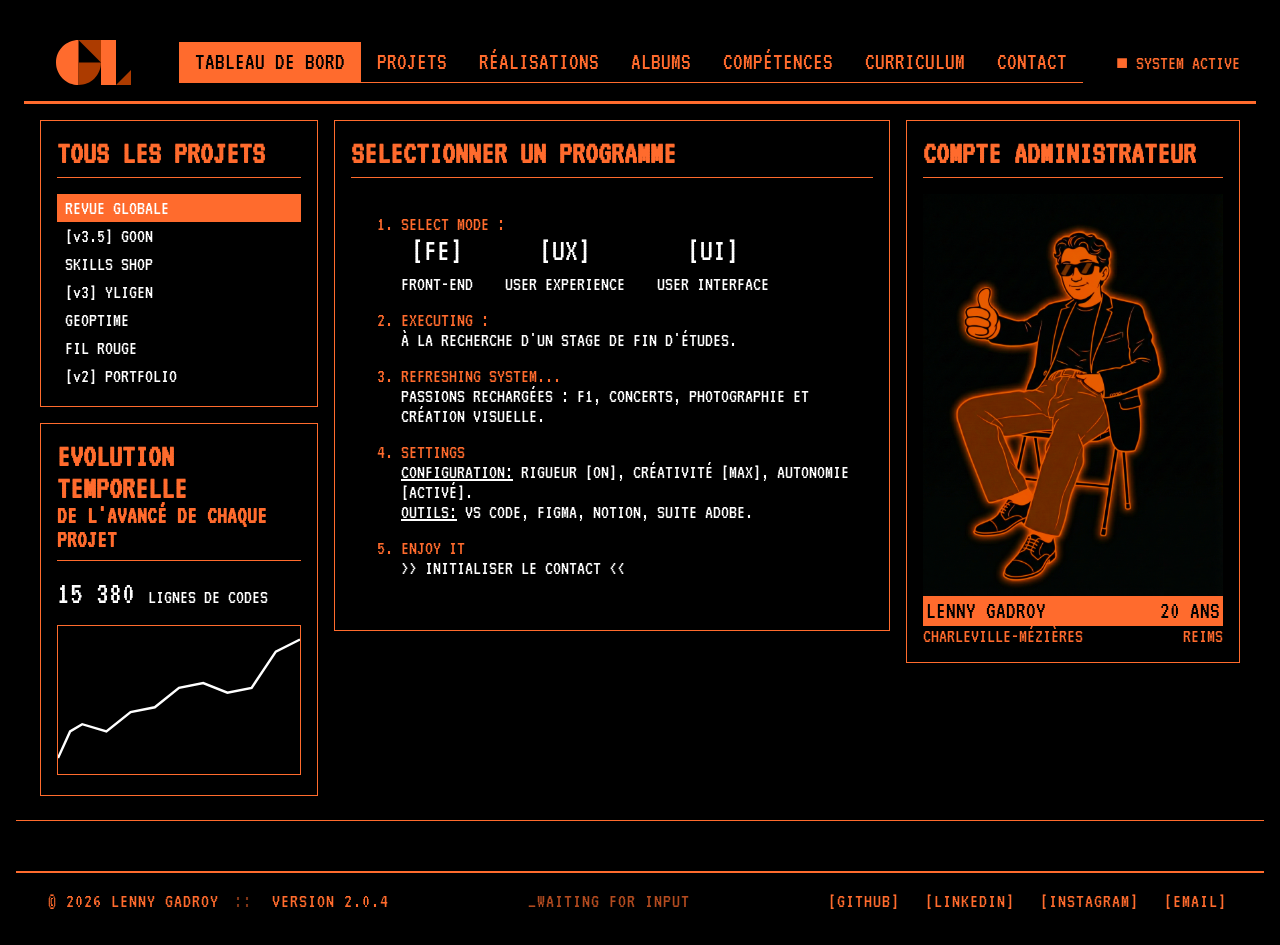
<file: index.html>
<!DOCTYPE html>
<html lang="fr">
<head>
    <meta charset="UTF-8">
    <meta name="viewport" content="width=device-width, initial-scale=1.0">
    <title>Lenny Gadroy - Portfolio</title>
    <link rel="stylesheet" href="assets/style_min.css">
    <link rel="icon" type="image/svg" href="assets/icon.svg">
</head>
<body>
    <div class="tva-container">
        <header class="tva-header">
            <a class="logo" href="index.html"><img src="assets/logo.svg"></img></a>
            <button class="hamburger" aria-label="Menu">
                <span class="bar"></span>
                <span class="bar"></span>
                <span class="bar"></span>
            </button>
            <nav class="tva-nav">
                <ul>
                    <li class="active"><a href="index.html">Tableau de bord</a></li>
                    <li><a href="projects.html">Projets</a></li>
                    <li><a href="reals.html">Réalisations</a></li>
                    <li><a href="albums.html">Albums</a></li>
                    <li><a href="skills.html">Compétences</a></li>
                    <li><a href="cv.html">Curriculum</a></li>
                    <li><a href="contact.html">Contact</a></li>
                </ul>
            </nav>
            <div class="status blink">■ SYSTEM ACTIVE</div>
        </header>
        <main class="main-grid">
            <div class="grid-row">
                <div class="panel" id="select">
                    <div class="panel-title">Tous les Projets</div>
                    <ul class="file-list">
                        <li id="revue" class="active">Revue globale</li>
                        <li id="goon"><span>[v3.5]</span> GOON</li>
                        <li id="skills">Skills Shop</li>
                        <li id="yligen"><span>[v3]</span> YLIGEN</li>
                        <li id="geoptime">GeopTime</li>
                        <li id="filrouge">Fil Rouge</li>
                        <li id="portfolio"><span>[v2]</span> Portfolio</li>
                    </ul>
                </div>
                <div class="panel" id="graph">
                    <div class="panel-title-graph">Evolution temporelle</div>
                    <div class="panel-subtitle">De l'avancé de chaque projet</div>
                    <div class="graph-content">
                        <div class="graph-value">15 380 <span class="unit">lignes de codes</span></div>
                        <svg class="graph-svg" viewBox="0 0 100 50">
                            <polyline fill="none" stroke="#FFF" stroke-width="1" points="0,49 5,38 10,35 20,38 30,30 40,28 50,20 60,18 70,22 80,20 90,5 100,0" />
                        </svg>
                    </div>
                </div>
            </div>
            <div class="panel" id="action-list">
                <div class="panel-title">Selectionner un programme</div>
                <ol class="program-list">
                    <li>Select Mode :
                        <div class="action-icons">
                            <div class="icon-block">
                                <span class="icon">[FE]</span><span>Front-end</span>
                            </div>
                            <div class="icon-block">
                                <span class="icon">[UX]</span><span>User Experience</span>
                            </div>
                            <div class="icon-block">
                                <span class="icon">[UI]</span><span>User Interface</span>
                            </div>
                        </div>
                    </li>
                    <li>Executing :
                        <p>À la recherche d'un stage de fin d'études.</p>
                    </li>
                    <li>Refreshing System...
                        <p>Passions rechargées : F1, Concerts, Photographie et Création visuelle.</p>
                    </li>
                    <li>SETTINGS
                        <p>
                        <u>Configuration:</u> Rigueur [ON], Créativité [MAX], Autonomie [ACTIVÉ].
                            <br><u>Outils:</u>  VS Code, Figma, Notion, Suite Adobe.
                        </p>
                    </li>
                    <li>ENJOY IT
                        <p><a href="contact.html">>> INITIALISER LE CONTACT <<</a></p>
                    </li>
                </ol>
            </div>
            <div class="panel" id="admin"> 
                <div class="panel-title">Compte Administrateur</div>
                <img src="img/fallout.svg" alt="" width="300px" height="auto">
                <div class="left-right inversed">
                    <span>Lenny Gadroy</span>
                    <span>20 ans</span>
                </div>
                <div class="left-right">
                    <span>Charleville-Mézières</span>
                    <span>Reims</span>
                </div>
            </div>
        </main>
    </div>
    <footer class="tva-footer">
        <div class="footer-section left">
            <span>© 2026 LENNY GADROY</span>
            <span class="sep">::</span>
            <a href="/terms.html" target="_blank" class="footer-link">VERSION 2.0.4</a>
        </div>    
        <div class="footer-section center">
            <span class="blink">_WAITING FOR INPUT</span>
        </div>
        <div class="footer-section right">
            <a href="https://github.com/LennyGadroy/" target="_blank" class="footer-link">[GITHUB]</a>
            <a href="https://linkedin.com/in/LennyGadroy" target="_blank" class="footer-link">[LINKEDIN]</a>
            <a href="https://www.instagram.com/lennygdr19/" target="_blank" class="footer-link">[INSTAGRAM]</a>
            <a href="mailto:lennygadroy@gmail.com?subject=Contact via Portfolio" class="footer-link">[EMAIL]</a>
        </div>
    </footer>
    <script src="assets/script_min.js"></script>
</body>
</html>
</file>
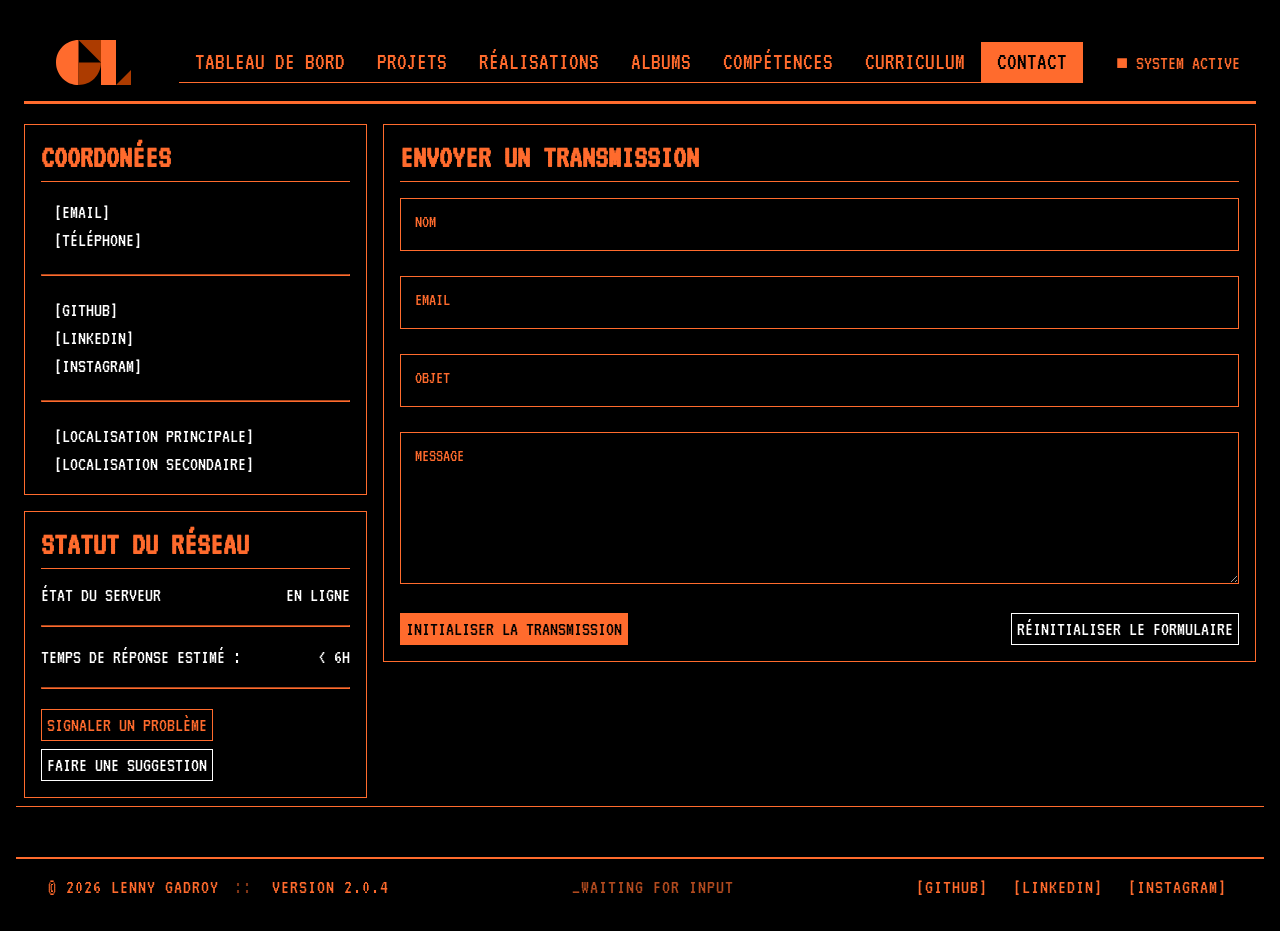
<file: contact.html>
<!DOCTYPE html>
<html lang="fr">
<head>
    <meta charset="UTF-8">
    <meta name="viewport" content="width=device-width, initial-scale=1.0">
    <title>Lenny Gadroy - Contact</title>
    <link rel="stylesheet" href="assets/style_min.css">
    <link rel="icon" type="image/svg" href="assets/icon.svg">
</head>
<body>
    <div class="tva-container">
        <header class="tva-header">
            <a class="logo" href="index.html"><img src="assets/logo.svg"></img></a>
            <button class="hamburger" aria-label="Menu">
                <span class="bar"></span>
                <span class="bar"></span>
                <span class="bar"></span>
            </button>
            <nav class="tva-nav">
                <ul>
                    <li><a href="index.html">Tableau de bord</a></li>
                    <li><a href="projects.html">Projets</a></li>
                    <li><a href="reals.html">Réalisations</a></li>
                    <li><a href="albums.html">Albums</a></li>
                    <li><a href="skills.html">Compétences</a></li>
                    <li><a href="cv.html">Curriculum</a></li>
                    <li class="active"><a href="contact.html">Contact</a></li>
                </ul>
            </nav>
            <div class="status blink">■ SYSTEM ACTIVE</div>
        </header>
        <main class="contact">
            <div class="grid-col">
                <div class="grid-row">
                    <div class="panel">
                        <div class="panel-title">Coordonées</div>
                        <ul class="file-list">
                            <li><a href="mailto:lennygadroy@gmail.com?subject=Contact via Portfolio" class="footer-link">[Email]</a></li>
                            <li><a href="tel:0652514919" class="footer-link">[Téléphone]</a></li>
                            <hr>
                            <li><a href="https://github.com/LennyGadroy/" target="_blank" class="footer-link">[GitHub]</a></li>
                            <li><a href="https://linkedin.com/in/LennyGadroy" target="_blank" class="footer-link">[LinkedIn]</a></li>
                            <li><a href="https://www.instagram.com/lennygdr19/" target="_blank" class="footer-link">[Instagram]</a></li>
                            <hr>
                            <li><a href="https://maps.app.goo.gl/YM9DzGUkwigesQ5cA" target="_blank" class="footer-link">[Localisation Principale]</a></li>
                            <li><a href="https://maps.app.goo.gl/UyHfHwKkrHXFWk8h9" target="_blank" class="footer-link">[Localisation Secondaire]</a></li>
                        </ul>
                    </div>
                    <div class="panel">
                        <div class="panel-title">Statut du réseau</div>
                        <div class="left-right">
                            <span>État du serveur</span>
                            <span class="blink">en ligne</span>
                        </div>
                        <hr>
                        <div class="left-right">
                            <span>Temps de réponse estimé :</span>
                            <span>< 6h</span>
                        </div>
                        <hr>
                        <div class="left-right">
                            <span><button><a href="">Signaler un problème</a></button></span>
                            <span><button><a href="">Faire une suggestion</a></button></span>
                        </div>
                    </div>
                </div>
                <div class="panel" id="contact-form" style="grid-column: 2 / 4;">
                    <div class="panel-title">Envoyer un Transmission</div>
                    <form method="POST" action="https://formspree.io/f/xnnegzdy">
                        <div class="input-group">
                            <input id="nom" type="text" name="nom" class="input" required>
                            <label for="nom" class="label">Nom</label>
                        </div>
                        <div class="input-group">
                            <input id="email" type="text" name="email" class="input" required>
                            <label for="email" class="label">Email</label>
                        </div>
                        <div class="input-group">
                            <input id="objet" type="text" name="objet" class="input" required>
                            <label for="objet" class="label">Objet</label>
                        </div>
                        <div class="input-group">
                            <textarea id="message" name="message" rows="6" class="input" required></textarea>
                            <label for="message" class="label">Message</label>
                        </div>
                        <div class="left-right">
                            <button type="submit">Initialiser la Transmission</button>
                            <button type="reset">Réinitialiser le formulaire</button>
                        </div>
                    </form>
                </div>
            </div>
        </main>
    </div>
    <footer class="tva-footer">
        <div class="footer-section left">
            <span>© 2026 LENNY GADROY</span>
            <span class="sep">::</span>
            <a href="/terms.html" target="_blank" class="footer-link">VERSION 2.0.4</a>
        </div>    
        <div class="footer-section center">
            <span class="blink">_WAITING FOR INPUT</span>
        </div>
        <div class="footer-section right">
            <a href="https://github.com/LennyGadroy/" target="_blank" class="footer-link">[GITHUB]</a>
            <a href="https://linkedin.com/in/LennyGadroy" target="_blank" class="footer-link">[LINKEDIN]</a>
            <a href="https://www.instagram.com/lennygdr19/" target="_blank" class="footer-link">[INSTAGRAM]</a>
        </div>
    </footer>
    <script src="assets/script_min.js"></script>
</body>
</html>
</file>
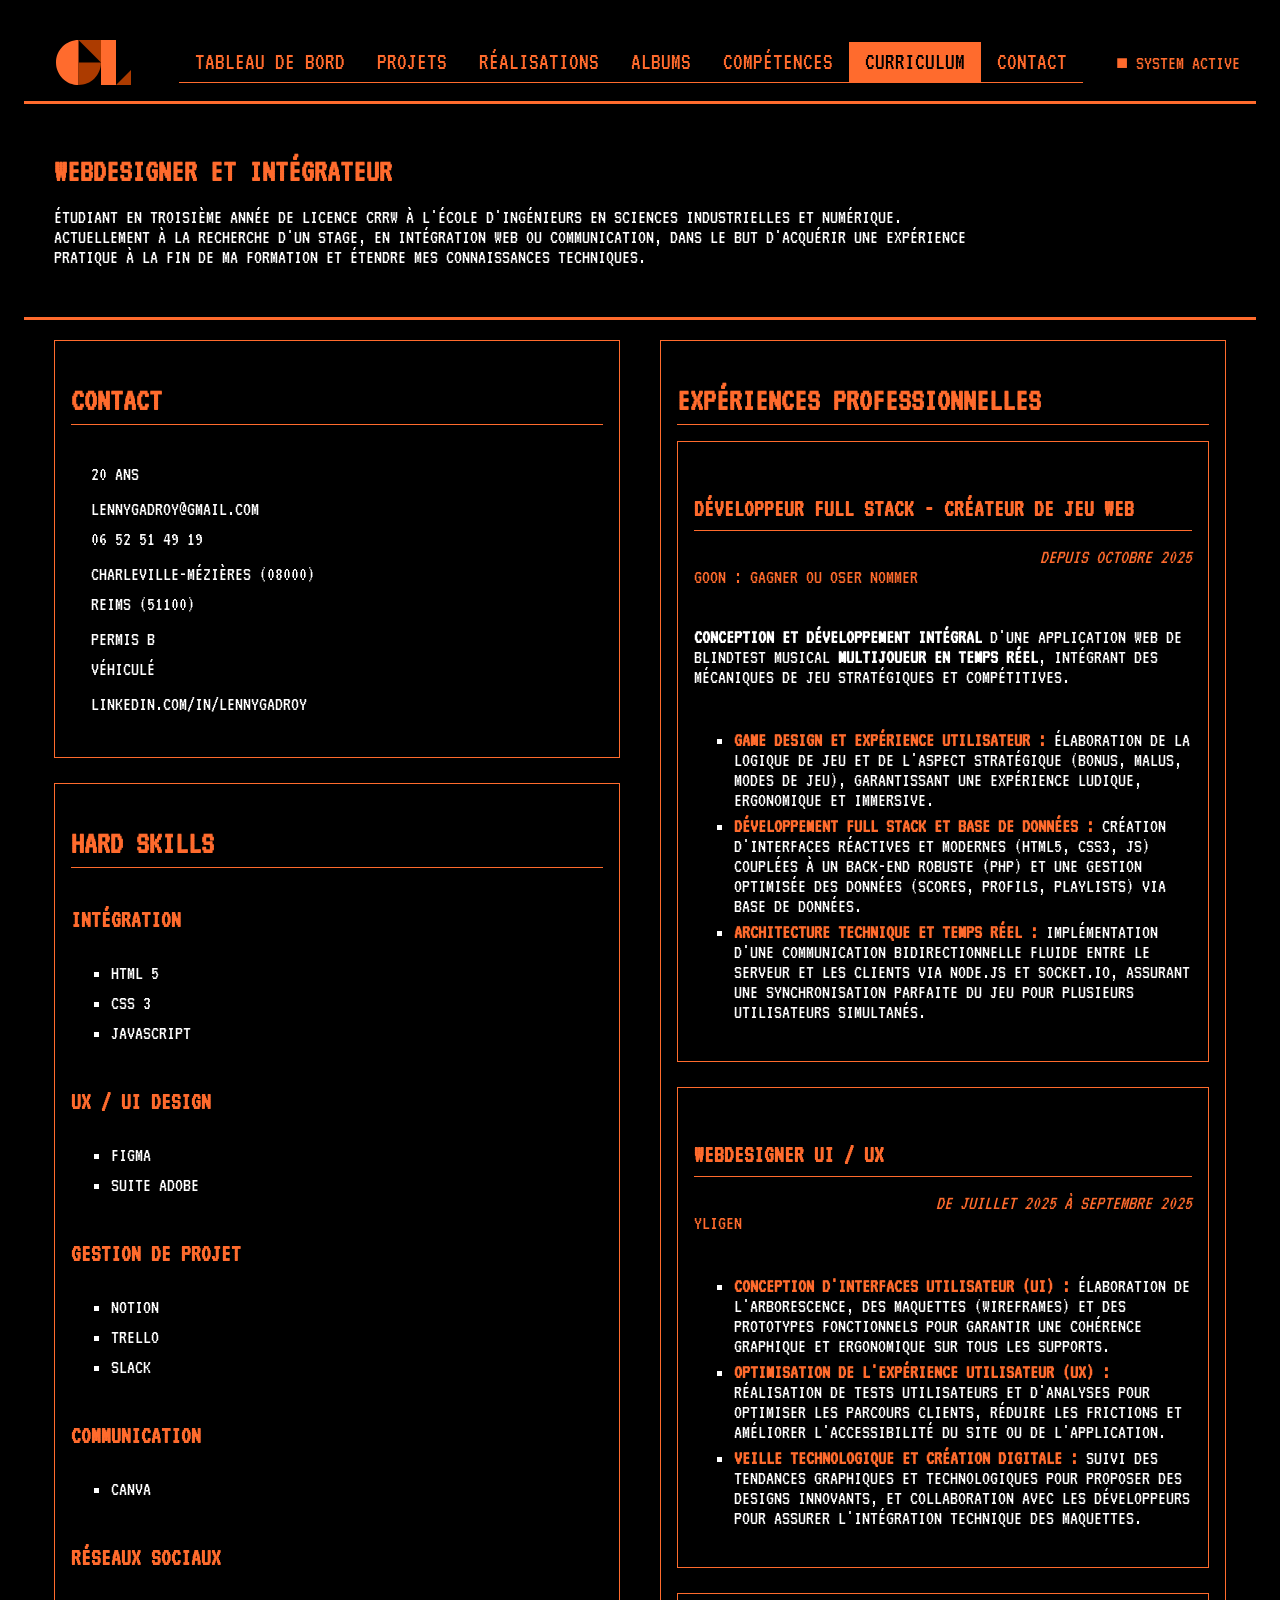
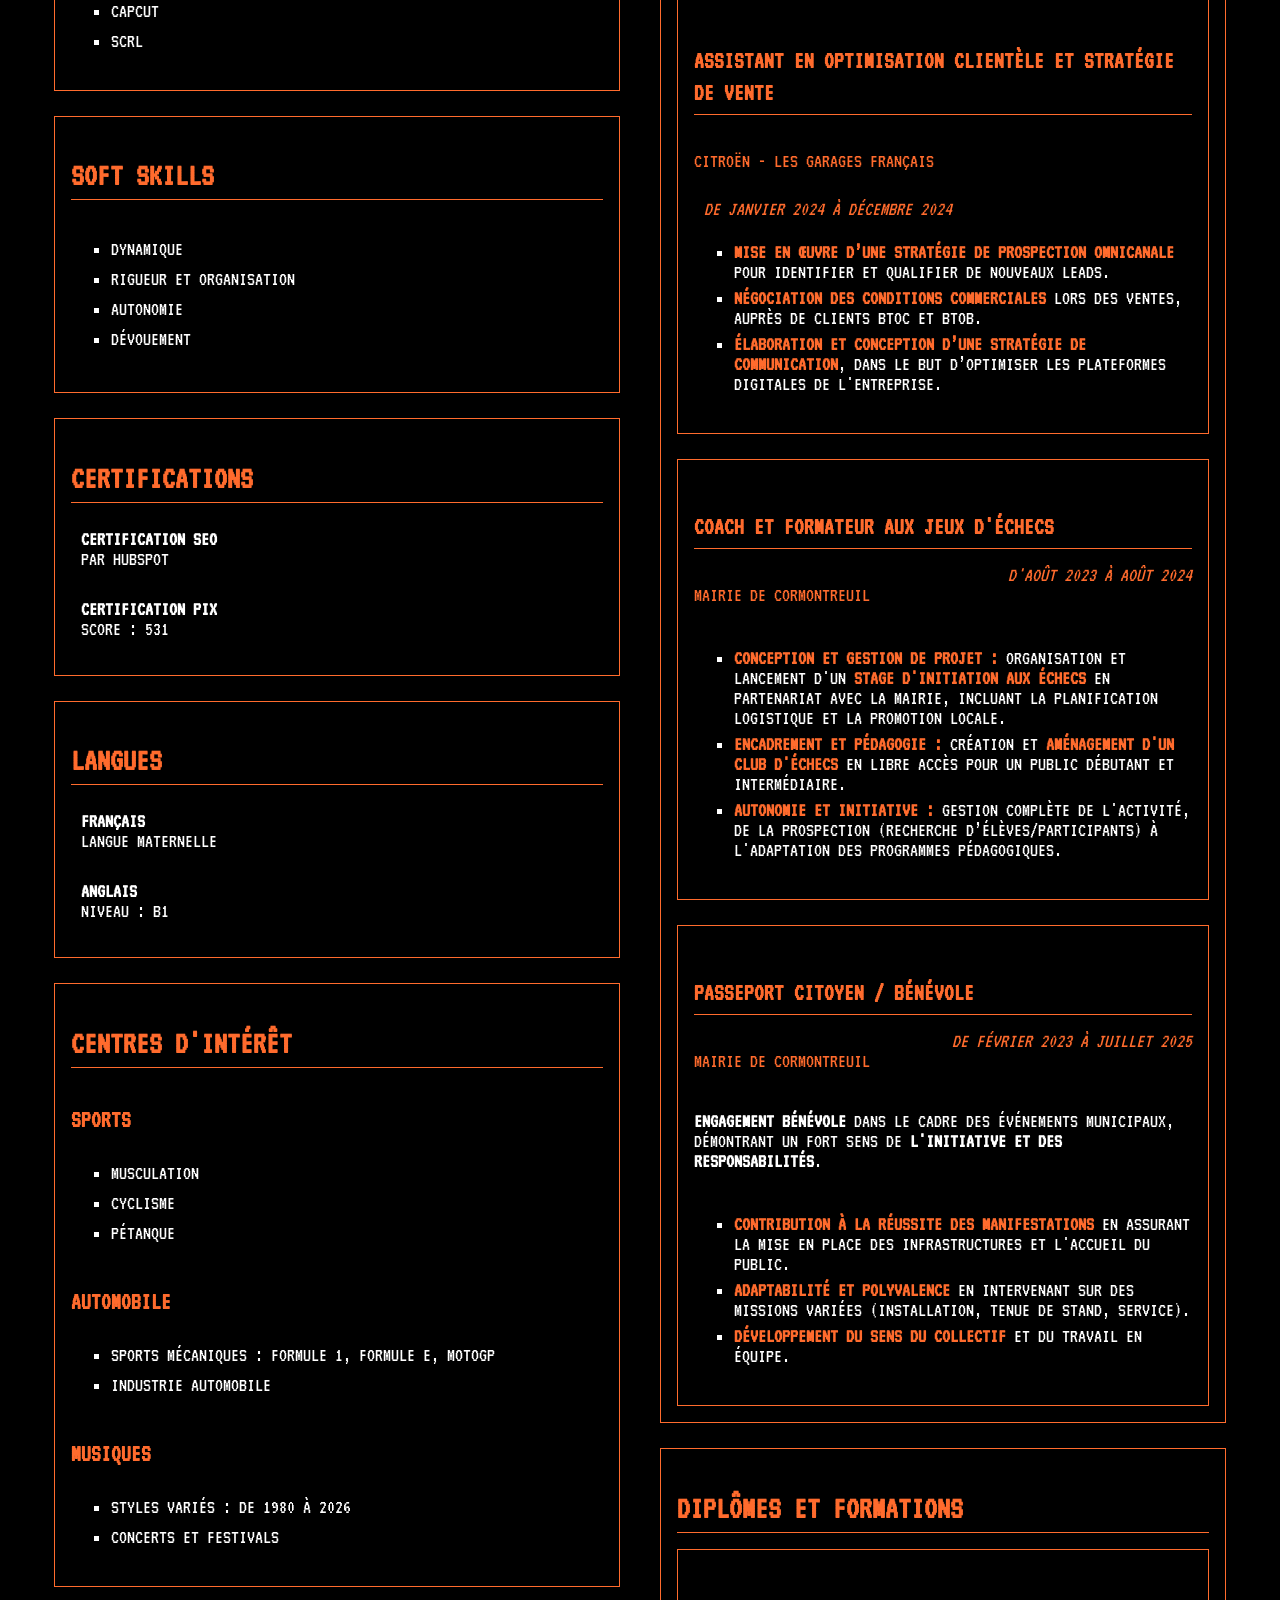
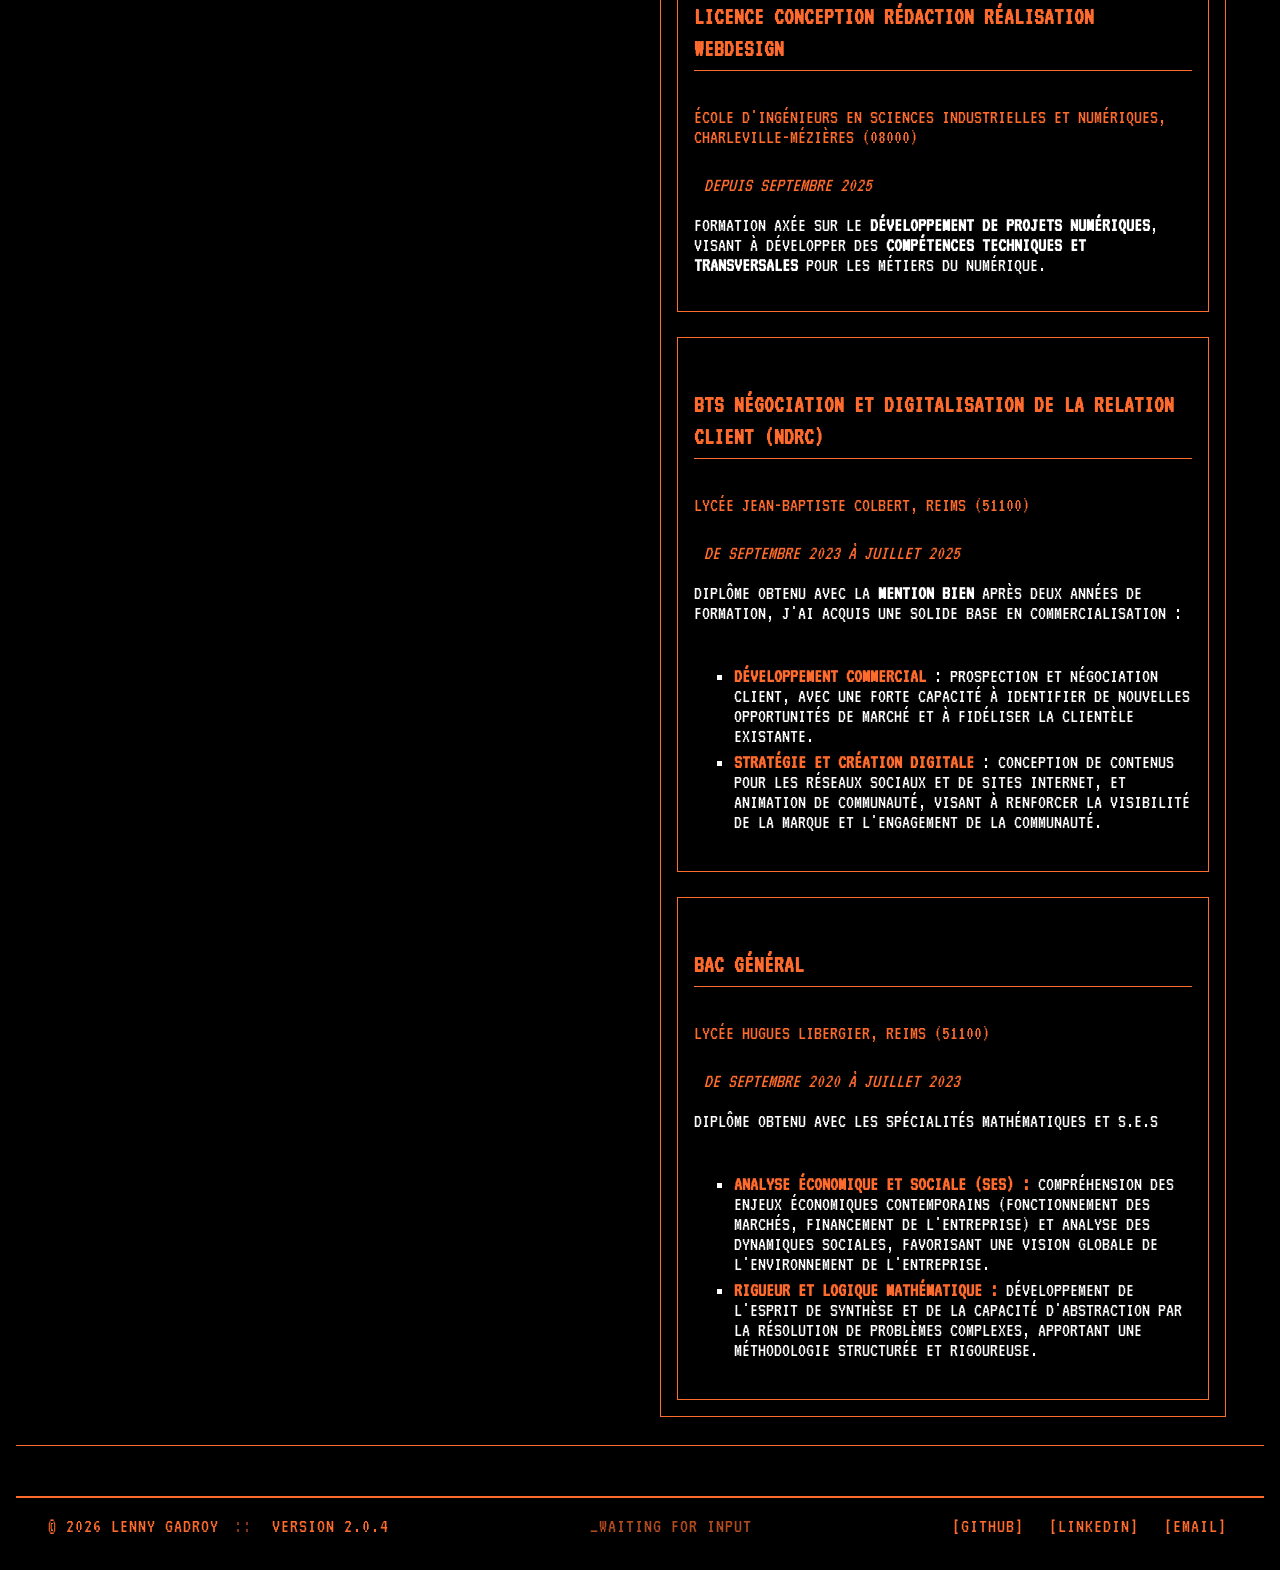
<file: cv.html>
<!DOCTYPE html>
<html lang="fr">
<head>
    <meta charset="UTF-8">
    <meta name="viewport" content="width=device-width, initial-scale=1.0">
    <title>Lenny Gadroy - CV</title>
    <link rel="stylesheet" href="assets/style_min.css">
    <link rel="icon" type="image/svg" href="assets/icon.svg">
</head>
<body>
    <div class="tva-container">
        <header class="tva-header">
            <a class="logo" href="index.html"><img src="assets/logo.svg"></img></a>
            <button class="hamburger" aria-label="Menu">
                <span class="bar"></span>
                <span class="bar"></span>
                <span class="bar"></span>
            </button>
            <nav class="tva-nav">
                <ul>
                    <li><a href="index.html">Tableau de bord</a></li>
                    <li><a href="projects.html">Projets</a></li>
                    <li><a href="reals.html">Réalisations</a></li>
                    <li><a href="albums.html">Albums</a></li>
                    <li><a href="skills.html">Compétences</a></li>
                    <li class="active"><a href="cv.html">Curriculum</a></li>
                    <li><a href="contact.html">Contact</a></li>
                </ul>
            </nav>
            <div class="status blink">■ SYSTEM ACTIVE</div>
        </header>
        <main class="cv">
            <div class="header">
                <div>
                    <h1>WebDesigner et Intégrateur</h1>
                    <p class="pitch">
                        Étudiant en troisième année de Licence CRRW à l'École d'Ingénieurs en Sciences Industrielles et Numérique. 
                        <br>Actuellement à la recherche d'un stage, en intégration web ou communication, dans le but d'acquérir une expérience pratique à la fin de ma formation et étendre mes connaissances techniques.
                    </p>
                </div>
            </div>
            <div class="container">
                <section class="left-part">
                    <div class="panel" id="contact">
                        <h2 class="panel-title">Contact</h2>
                        <ul>
                            <li>20 ans</li>
                            <hr>
                            <li><a href="mailto:lennygadroy@gmail.com?subject=Contact via Portfolio" target="_blank">lennygadroy@gmail.com</a></li>
                            <li>06 52 51 49 19</li>
                            <hr>
                            <li>Charleville-Mézières (08000)</li>
                            <li>Reims (51100)</li>
                            <hr>
                            <li>Permis B</li>
                            <li>Véhiculé</li>
                            <hr>
                            <li><a href="https://linkedin.com/in/LennyGadroy" target="_blank">linkedin.com/in/LennyGadroy</a></li>
                        </ul>
                    </div>
                    <div class="panel" id="hard-skills">
                        <h2 class="panel-title">Hard Skills</h2>
                        <div><p class="panel-subtitle">Intégration</p>
                            <ul>
                                <li>HTML 5</li>
                                <li>CSS 3</li>
                                <li>JavaScript</li>
                            </ul>
                        </div>
                        <div><p class="panel-subtitle">UX / UI Design</p>
                            <ul>
                                <li>Figma</li>
                                <li>Suite Adobe</li>
                            </ul>
                        </div>
                        <div>
                            <p class="panel-subtitle">Gestion de projet</p>
                            <ul>
                                <li>Notion</li>
                                <li>Trello</li>
                                <li>Slack</li>
                            </ul>
                        </div>
                        <div><p class="panel-subtitle">Communication</p>
                            <ul>
                                <li>Canva</li>
                            </ul>
                        </div>
                        <div><p class="panel-subtitle">Réseaux Sociaux</p>
                            <ul>
                                <li>CapCut</li>
                                <li>SCRL</li>
                            </ul>
                        </div>
                    </div>  
                    <div class="panel" id="soft-skills">
                        <h2 class="panel-title">Soft Skills</h2>
                        <ul>
                            <li>Dynamique</li>
                            <li>Rigueur et Organisation</li>
                            <li>Autonomie</li>
                            <li>Dévouement</li>
                        </ul>
                    </div>
                    <div class="panel" id="certifs">
                        <h2 class="panel-title">Certifications</h2>
                        <div class="no-gap">
                            <h3><a href="https://app-eu1.hubspot.com/academy/achievements/9mx1cscc/en/1/lenny-gadroy/seo" target="_blank">Certification SEO</a></h3>
                            <p>par HubSpot</p>
                        </div>
                        <div class="no-gap">
                            <h3>Certification PIX</h3>
                            <p class="score">Score : 531</p>
                        </div>
                    </div>
                    <div class="panel" id="languages">
                        <h2 class="panel-title">Langues</h2>
                        <div class="no-gap">
                            <h3>Français</h3>
                            <p>langue maternelle</p>
                        </div>
                        <div class="no-gap">
                            <h3>Anglais</h3>
                            <p>Niveau : B1</p>
                        </div>
                    </div>
                    <div class="panel" id="interests">
                        <h2 class="panel-title">Centres d'intérêt</h2>
                        <div>
                            <p class="panel-subtitle">Sports</p>
                            <ul>
                                <li>Musculation</li>
                                <li>Cyclisme</li>
                                <li>Pétanque</li>
                            </ul>
                        </div>
                        <div>
                            <p class="panel-subtitle">Automobile</p>
                            <ul>
                                <li>Sports mécaniques : Formule 1, Formule E, MotoGP</li>
                                <li>Industrie automobile</li>
                            </ul>
                        </div>
                        <div>
                            <p class="panel-subtitle">Musiques</p>
                            <ul>
                                <li>Styles variés : de 1980 à 2026</li>
                                <li>Concerts et Festivals</li>
                            </ul>
                        </div>
                    </div>
                </section>
                <section class="right-part">
                    <div class="panel" id="pro">
                        <h2 class="panel-title">Expériences Professionnelles</h2>
                        <div class="panel">
                            <p class="panel-title">
                                <strong class="panel-subtitle">Développeur Full Stack - Créateur de jeu web</strong>
                                <div class="left-right">
                                    <p>GOON : Gagner Ou Oser Nommer</p>
                                    <span class="dates">Depuis octobre 2025</span>
                                </div>
                            </p>
                            <p><b>Conception et développement intégral</b> d'une application web de blindtest musical <b>multijoueur en temps réel</b>, intégrant des mécaniques de jeu stratégiques et compétitives.</p>
                            <ul>
                                <li><b>Game Design et Expérience Utilisateur :</b> Élaboration de la logique de jeu et de l'aspect stratégique (bonus, malus, modes de jeu), garantissant une expérience ludique, ergonomique et immersive.</li>
                                <li><b>​Développement Full Stack et Base de données :</b> Création d'interfaces réactives et modernes (HTML5, CSS3, JS) couplées à un back-end robuste (PHP) et une gestion optimisée des données (scores, profils, playlists) via base de données.</li>
                                <li><b>Architecture technique et temps réel :</b> Implémentation d'une communication bidirectionnelle fluide entre le serveur et les clients via Node.js et Socket.io, assurant une synchronisation parfaite du jeu pour plusieurs utilisateurs simultanés.</li>
                            </ul>
                        </div>
                        <!-- <div class="panel">
                            <p class="panel-title">
                                <strong class="panel-subtitle">Webdesign UI / UX & Intégrateur CMS</strong>
                                <div class="left-right">
                                    <p>Primaire</p>
                                    <span class="dates">De avril 2026 à juin 2026</span>
                                </div>
                            </p>
                            <ul>
                                <li>Développement et configuration d'un CMS WordPress.</li>
                                <li>Création d'illustrations et d'éléments graphiques spécifiques.</li>
                            </ul>
                        </div> -->
                        <!-- <div class="panel">
                            <p class="panel-title">
                                <strong class="panel-subtitle">UI Designer & Animateur 2D</strong>
                                <div class="left-right">
                                    <p>Mü Être</p>
                                    <span class="dates">De mars 2026 à avril 2026</span>
                                </div>
                            </p>
                            <ul>
                                <li>Mise en place d'animations pour l'application mobile.</li>
                                <li>Travaux de refonte sur le site web.</li>
                                <li>Conception d'illustrations et de divers éléments de design.</li>
                                <li>Gestion de la communication digitale et animation des réseaux sociaux.</li>
                            </ul>
                        </div> -->
                        <div class="panel">
                            <p class="panel-title">
                                <strong class="panel-subtitle">Webdesigner UI / UX</strong>
                                <div class="left-right">
                                    <p>Yligen</p>
                                    <span class="dates">De juillet 2025 à septembre 2025</span>
                                </div>
                            </p>
                            <ul>
                                <li><b>Conception d'interfaces utilisateur (UI) :</b> Élaboration de l'arborescence, des maquettes (wireframes) et des prototypes fonctionnels pour garantir une cohérence graphique et ergonomique sur tous les supports.</li>
                                <li><b>Optimisation de l'expérience utilisateur (UX) :</b> Réalisation de tests utilisateurs et d'analyses pour optimiser les parcours clients, réduire les frictions et améliorer l'accessibilité du site ou de l'application.</li>
                                <li><b>Veille technologique et Création Digitale :</b> Suivi des tendances graphiques et technologiques pour proposer des designs innovants, et collaboration avec les développeurs pour assurer l'intégration technique des maquettes.</li>
                            </ul>
                        </div>
                        <div class="panel">
                            <p class="panel-title">
                                <strong class="panel-subtitle">Assistant en Optimisation Clientèle et Stratégie de Vente</strong>
                                <div class="left-right">
                                    <p>Citroën - Les Garages Français</p>
                                    <span class="dates">De janvier 2024 à décembre 2024</span>
                                </div>
                            </p>
                            <ul>
                                <li><b>Mise en œuvre d’une stratégie de prospection omnicanale</b> pour identifier et qualifier de nouveaux leads.</li>
                                <li><b>Négociation des conditions commerciales</b> lors des ventes, auprès de clients BtoC et BtoB.</li>
                                <li><b>Élaboration et conception d’une stratégie de communication</b>, dans le but d’optimiser les plateformes digitales de l'entreprise.</li>
                            </ul>
                        </div>
                        <div class="panel">
                            <p class="panel-title">
                                <strong class="panel-subtitle">Coach et Formateur aux jeux d'Échecs</strong>
                                <div class="left-right">
                                    <p>Mairie de Cormontreuil</p>
                                    <span class="dates">D'août 2023 à août 2024</span>
                                </div>
                            </p>
                            <ul>
                                <li><b>Conception et gestion de projet :</b> Organisation et lancement d'un <b>stage d'initiation aux échecs</b> en partenariat avec la Mairie, incluant la planification logistique et la promotion locale.</li>
                                <li><b>Encadrement et pédagogie :</b> Création et <b>aménagement d'un club d'échecs</b> en libre accès pour un public débutant et intermédiaire.</li>
                                <li><b>Autonomie et initiative :</b> Gestion complète de l'activité, de la prospection (recherche d’élèves/participants) à l'adaptation des programmes pédagogiques.</li>
                            </ul>
                        </div>
                        <div class="panel">
                            <p class="panel-title">
                                <strong class="panel-subtitle">Passeport Citoyen / Bénévole</strong>
                                <div class="left-right">
                                    <p>Mairie de Cormontreuil</p>
                                    <span class="dates">De février 2023 à juillet 2025</span>
                                </div>
                            </p>
                            <p><b>Engagement bénévole</b> dans le cadre des événements municipaux, démontrant un fort sens de <b>l'initiative et des responsabilités</b>.</p>
                            <ul>
                                <li><b>Contribution à la réussite des manifestations</b> en assurant la mise en place des infrastructures et l'accueil du public.</li>
                                <li><b>Adaptabilité et polyvalence</b> en intervenant sur des missions variées (installation, tenue de stand, service).</li>
                                <li><b>Développement du sens du collectif</b> et du travail en équipe.</li>
                            </ul>
                        </div>
                    </div>
                    <div class="panel" id="study">
                        <h2 class="panel-title">Diplômes et Formations</h2>
                        <div class="panel">
                            <p class="panel-title">
                                <strong class="panel-subtitle">Licence Conception Rédaction Réalisation Webdesign</strong>
                                <div class="left-right">
                                    <p>École d'Ingénieurs en Sciences Industrielles et Numériques, Charleville-Mézières (08000)</p>
                                    <span class="dates">Depuis septembre 2025</span>
                                </div>
                            </p>
                            <p>Formation axée sur le <b>développement de projets numériques</b>, visant à développer des <b>compétences techniques et transversales</b> pour les métiers du numérique.</p>
                        </div>
                        <div class="panel">
                            <p class="panel-title">
                                <strong class="panel-subtitle">BTS Négociation et Digitalisation de la Relation Client (NDRC)</strong>
                                <div class="left-right">
                                    <p>Lycée Jean-Baptiste Colbert, Reims (51100)</p>
                                    <span class="dates">De septembre 2023 à juillet 2025</span>
                                </div>
                            </p>
                            <p>Diplôme obtenu avec la <b>mention Bien</b> après deux années de formation, j'ai acquis une solide base en commercialisation :</p>
                            <ul>
                                <li><b>Développement Commercial</b> : Prospection et négociation client, avec une forte capacité à identifier de nouvelles opportunités de marché et à fidéliser la clientèle existante.</li>
                                <li><b>Stratégie et Création Digitale</b> : Conception de contenus pour les réseaux sociaux et de sites internet, et animation de communauté, visant à renforcer la visibilité de la marque et l'engagement de la communauté.</li>
                            </ul>
                        </div>
                        <div class="panel">
                            <p class="panel-title">
                                <strong class="panel-subtitle">Bac Général</strong>
                                <div class="left-right">
                                    <p>Lycée Hugues Libergier, Reims (51100)</p>
                                    <span class="dates">De septembre 2020 à juillet 2023</span>
                                </div>
                            </p>
                            <p>Diplôme obtenu avec les spécialités Mathématiques et S.E.S</p>
                            <ul>
                                <li><b>Analyse Économique et Sociale (SES) :</b> Compréhension des enjeux économiques contemporains (fonctionnement des marchés, financement de l'entreprise) et analyse des dynamiques sociales, favorisant une vision globale de l'environnement de l'entreprise.</li>
                                <li><b>Rigueur et Logique Mathématique :</b> Développement de l'esprit de synthèse et de la capacité d'abstraction par la résolution de problèmes complexes, apportant une méthodologie structurée et rigoureuse.</li>
                            </ul>
                        </div>
                    </div>
                </section>
            </div>
        </div>
    </main>
    </div>
    <footer class="tva-footer">
        <div class="footer-section left">
            <span>© 2026 LENNY GADROY</span>
            <span class="sep">::</span>
            <a href="/terms.html" target="_blank" class="footer-link">VERSION 2.0.4</a>
        </div>    
        <div class="footer-section center">
            <span class="blink">_WAITING FOR INPUT</span>
        </div>
        <div class="footer-section right">
            <a href="https://github.com/LennyGadroy/" target="_blank" class="footer-link">[GITHUB]</a>
            <a href="https://linkedin.com/in/LennyGadroy" target="_blank" class="footer-link">[LINKEDIN]</a>
            <a href="mailto:lennygadroy@gmail.com?subject=Contact via Portfolio" class="footer-link">[EMAIL]</a>
        </div>
    </footer>
    <script src="assets/script_min.js"></script>
</body>
</html>
</file>
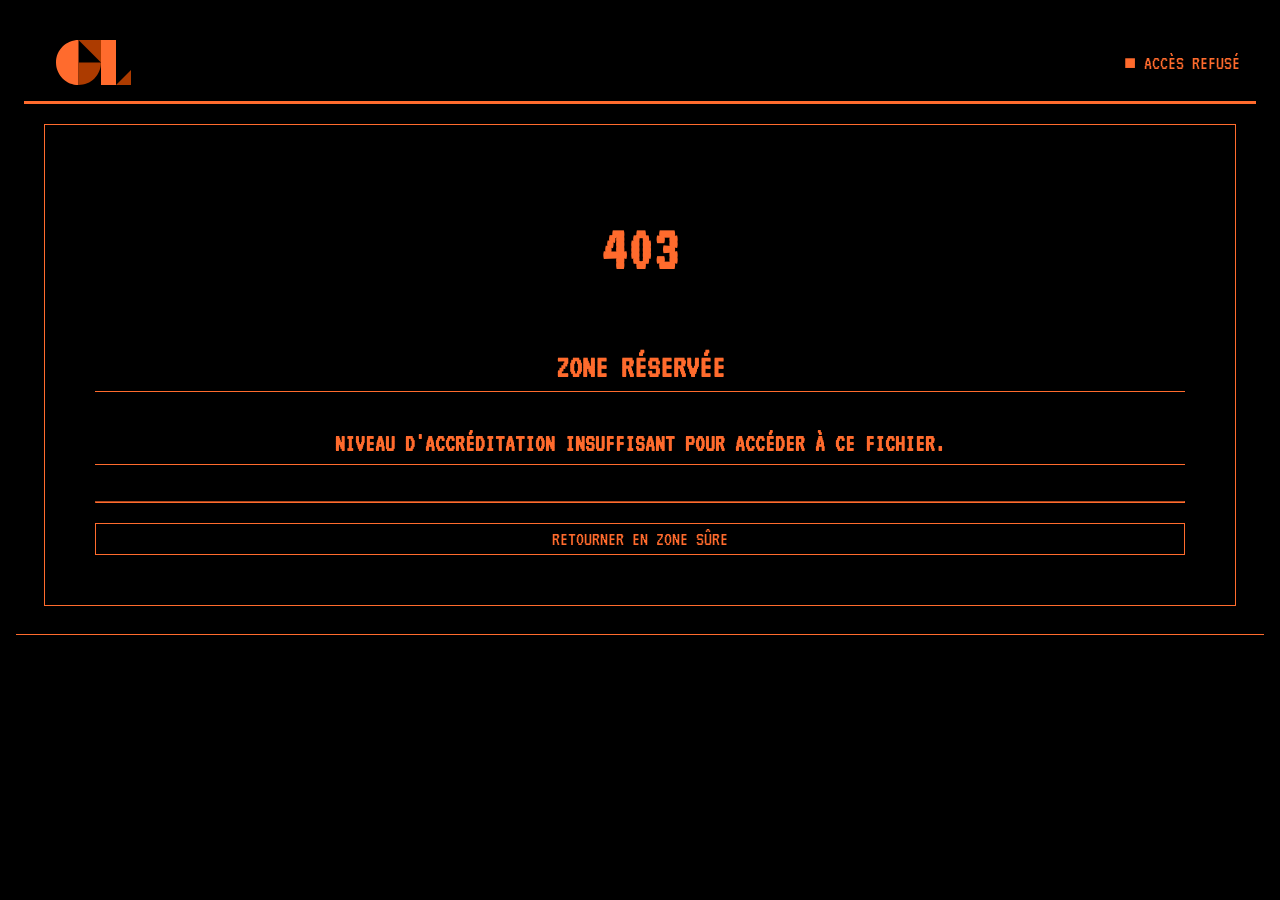
<file: page_403.html>
<!DOCTYPE html>
<html lang="fr">
<head>
    <meta charset="UTF-8">
    <meta name="viewport" content="width=device-width, initial-scale=1.0">
    <title>403 - Access Denied</title>
    <link rel="stylesheet" href="assets/style_min.css">
</head>
<body>
    <div class="tva-container">
        <header class="tva-header">
            <a class="logo" href="index.html"><img src="assets/logo.svg"></a>
            <div class="status blink" style="color: var(--Primary);">■ ACCÈS REFUSÉ</div>
        </header>
        <main class="panel" style="margin: 20px; text-align: center; padding: 50px;">
            <h1 style="font-size: 4rem; color: var(--Primary);">403</h1>
            <h2 class="panel-title">Zone Réservée</h2>
            <p class="panel-subtitle">Niveau d'accréditation insuffisant pour accéder à ce fichier.</p>
            <hr>
            <button><a href="index.html">RETOURNER EN ZONE SÛRE</a></button>
        </main>
    </div>
</body>
</html>
</file>
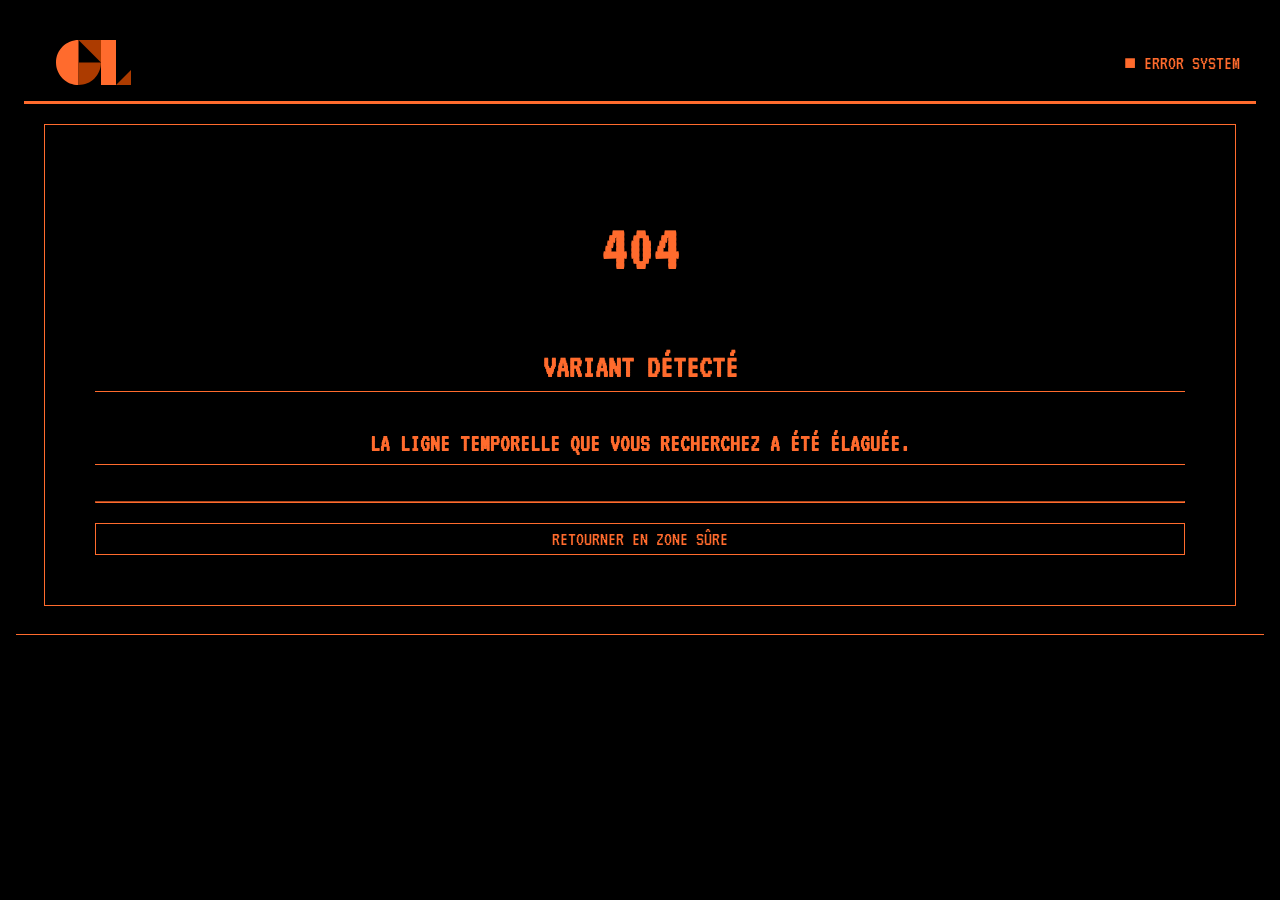
<file: page_404.html>
<!DOCTYPE html>
<html lang="fr">
<head>
    <meta charset="UTF-8">
    <meta name="viewport" content="width=device-width, initial-scale=1.0">
    <title>404 - Timeline Not Found</title>
    <link rel="stylesheet" href="assets/style_min.css"> </head>
<body>
    <div class="tva-container">
        <header class="tva-header">
            <a class="logo" href="index.html"><img src="assets/logo.svg"></a>
            <div class="status blink" style="color: var(--Primary);">■ Error system</div>
        </header>
        <main class="panel" style="margin: 20px; text-align: center; padding: 50px;">
            <h1 style="font-size: 4rem; color: var(--Primary);">404</h1>
            <h2 class="panel-title">Variant Détecté</h2>
            <p class="panel-subtitle">La ligne temporelle que vous recherchez a été élaguée.</p>
            <hr>
            <button><a href="index.html">RETOURNER EN ZONE SÛRE</a></button>
        </main>
    </div>
</body>
</html>
</file>
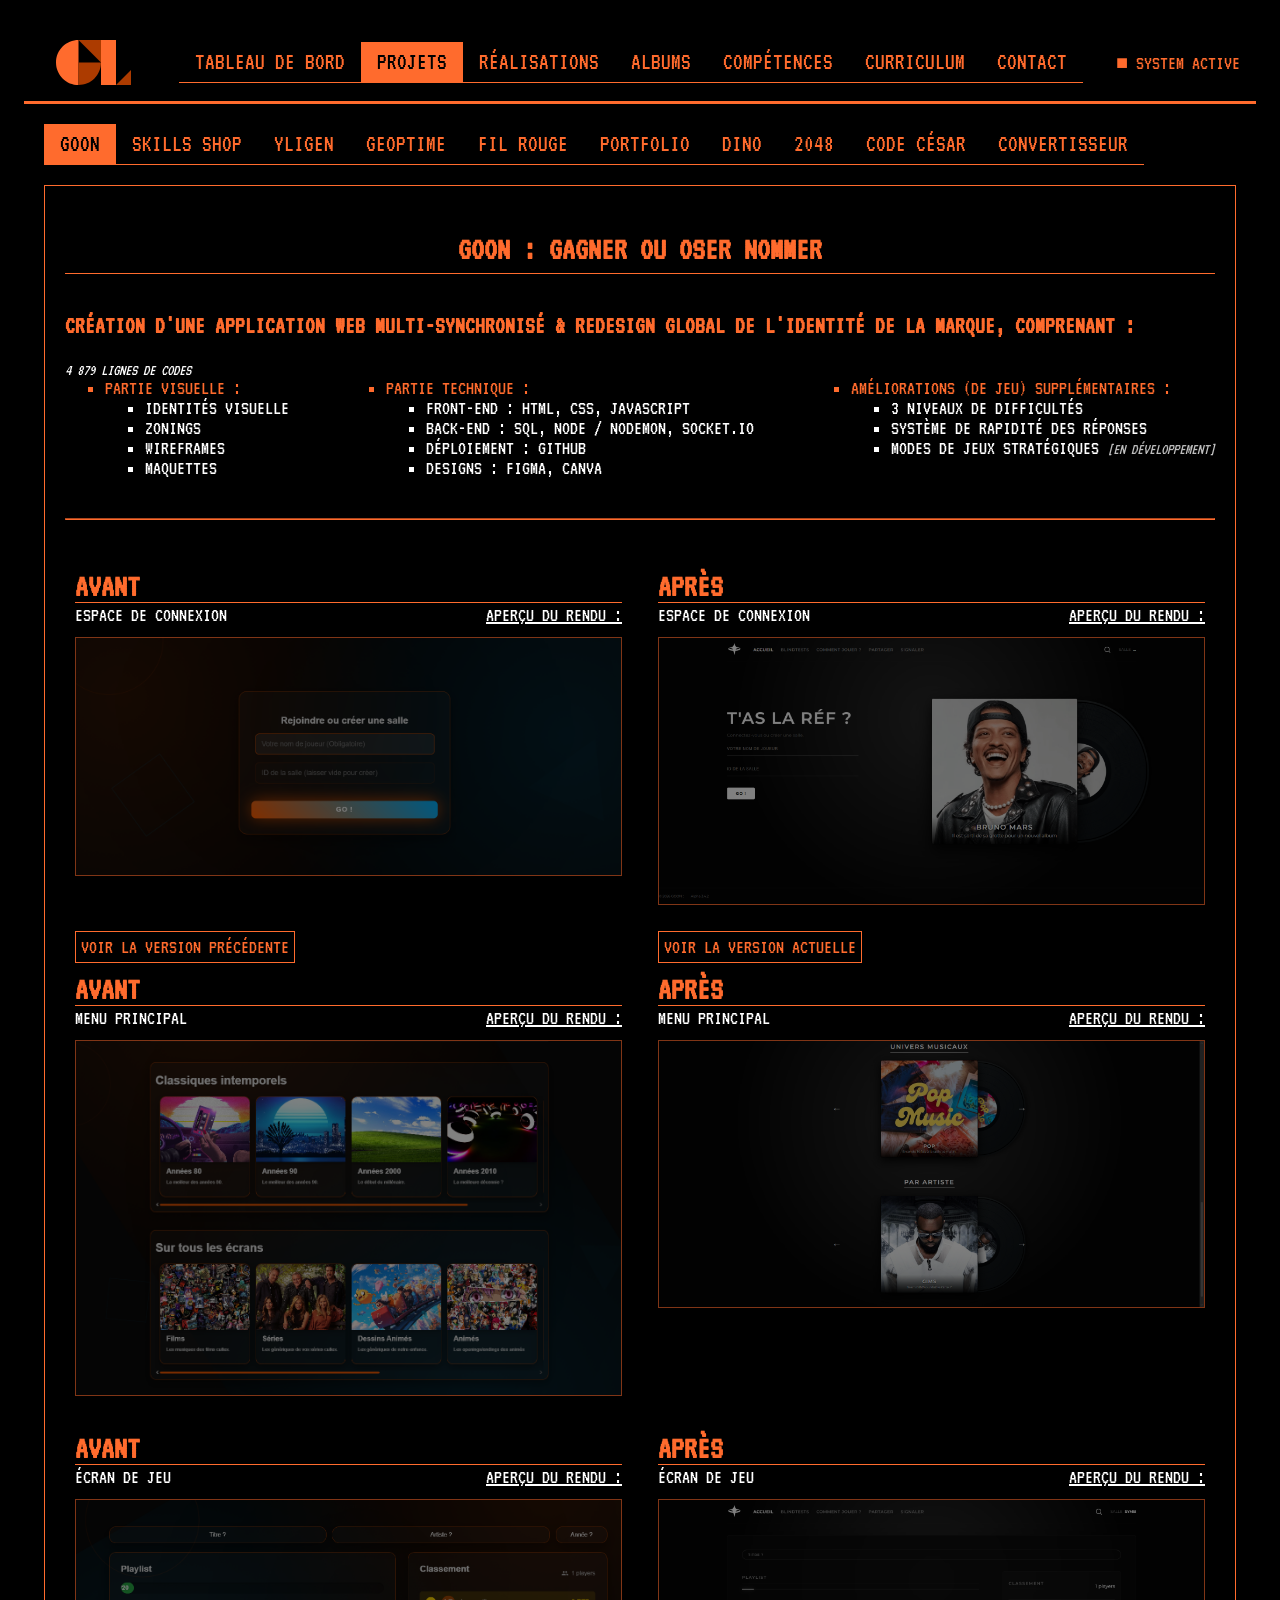
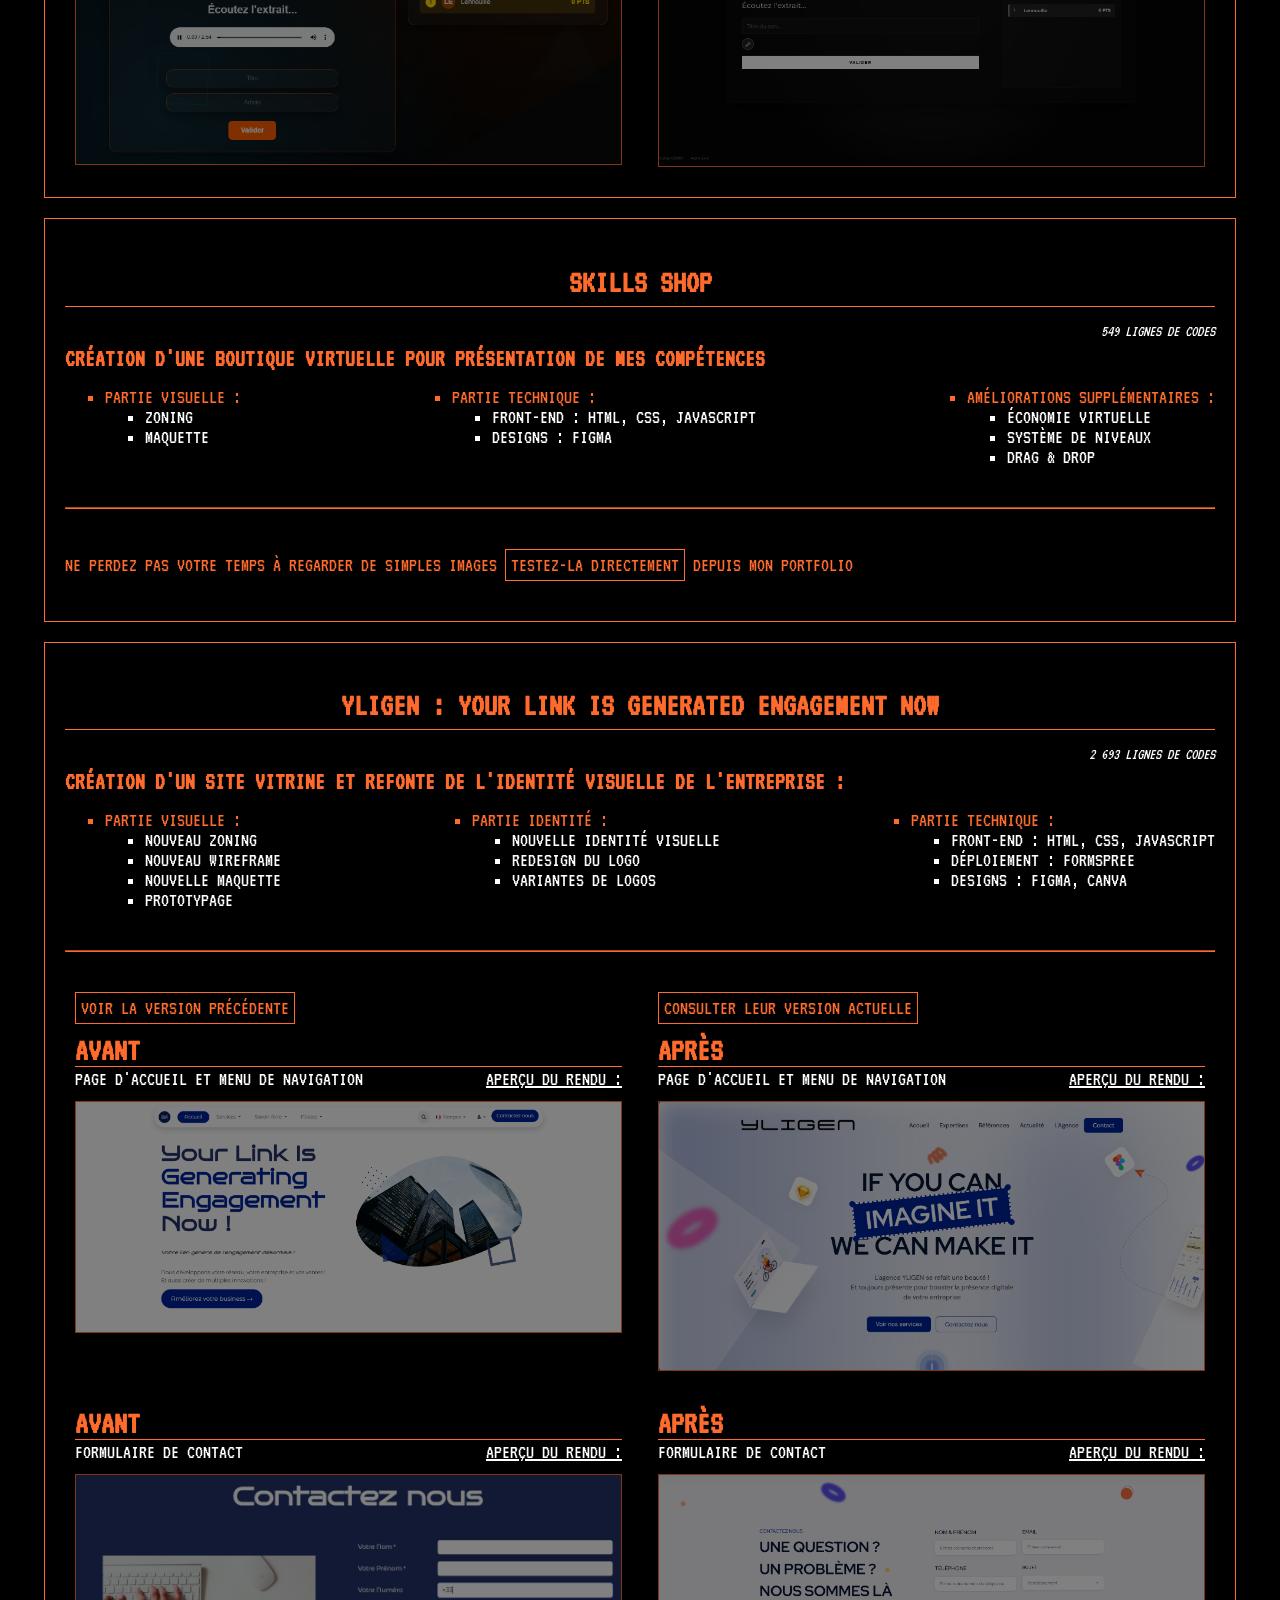
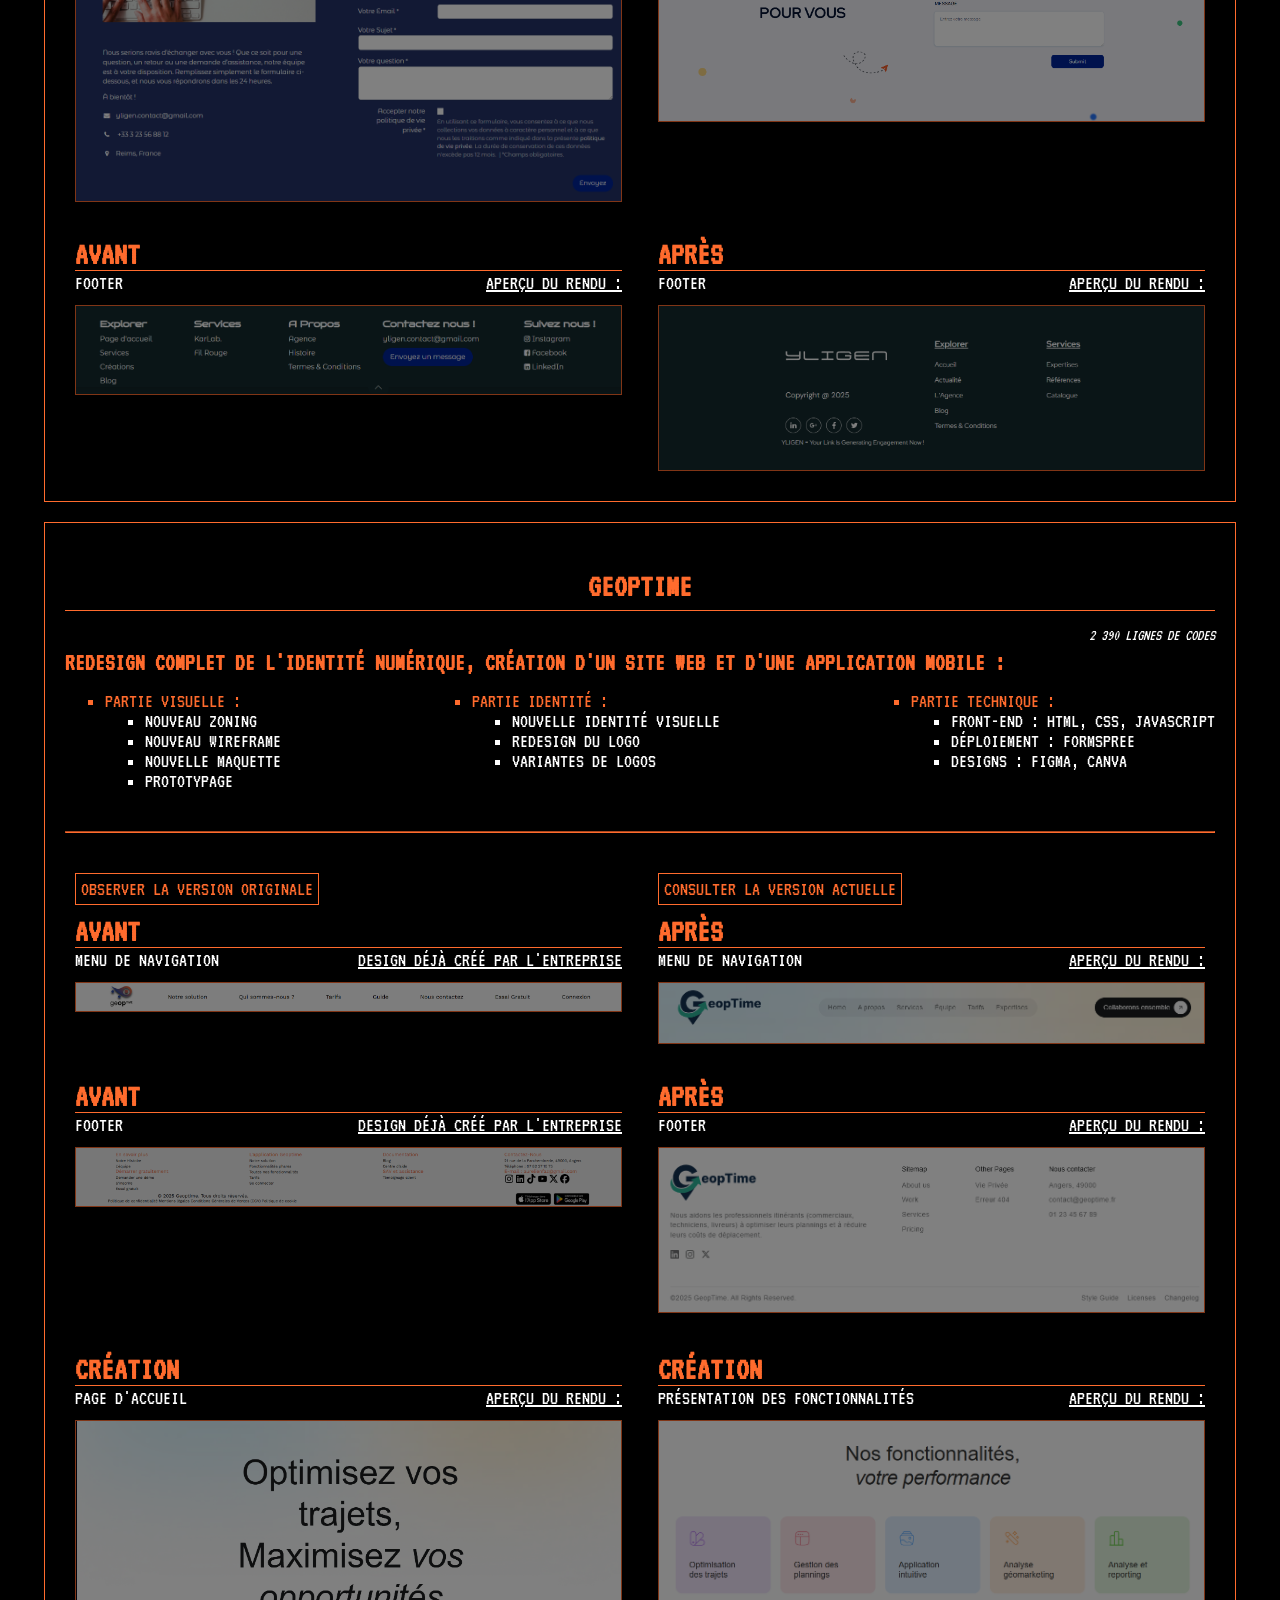
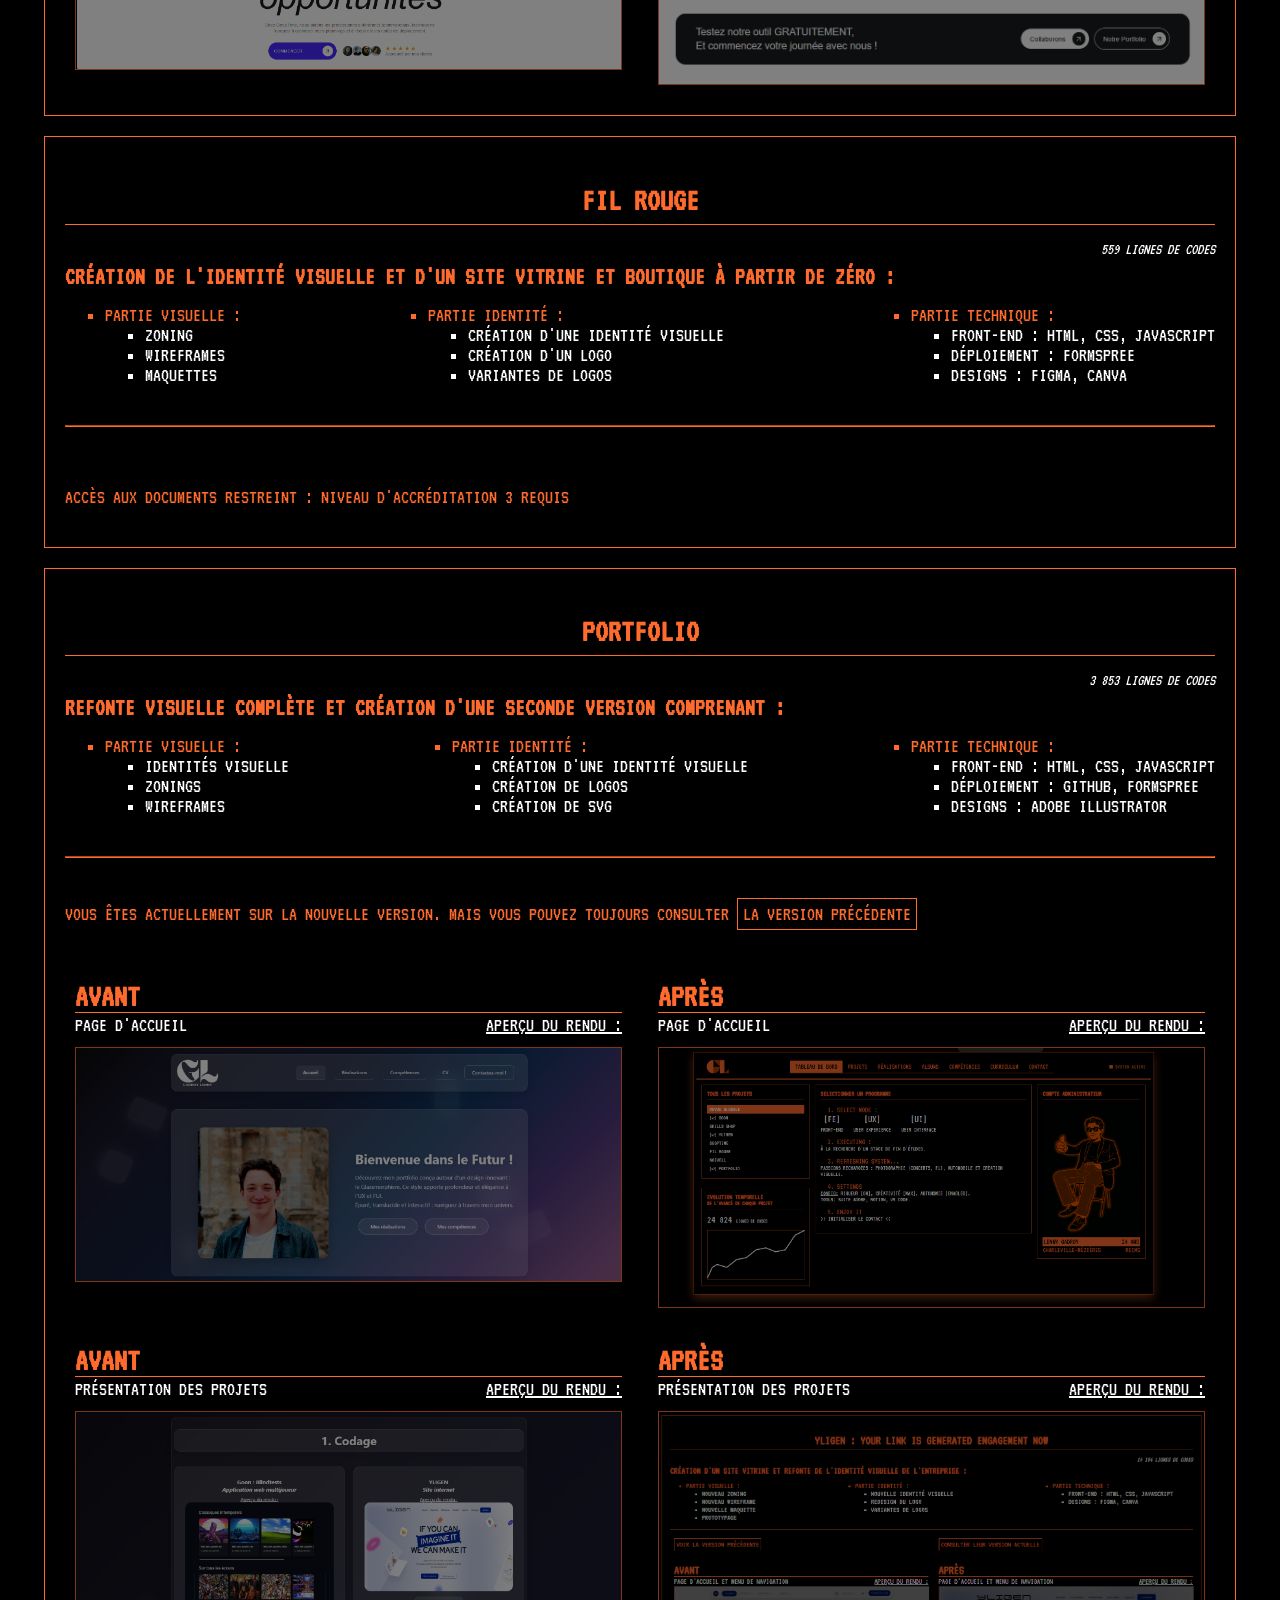
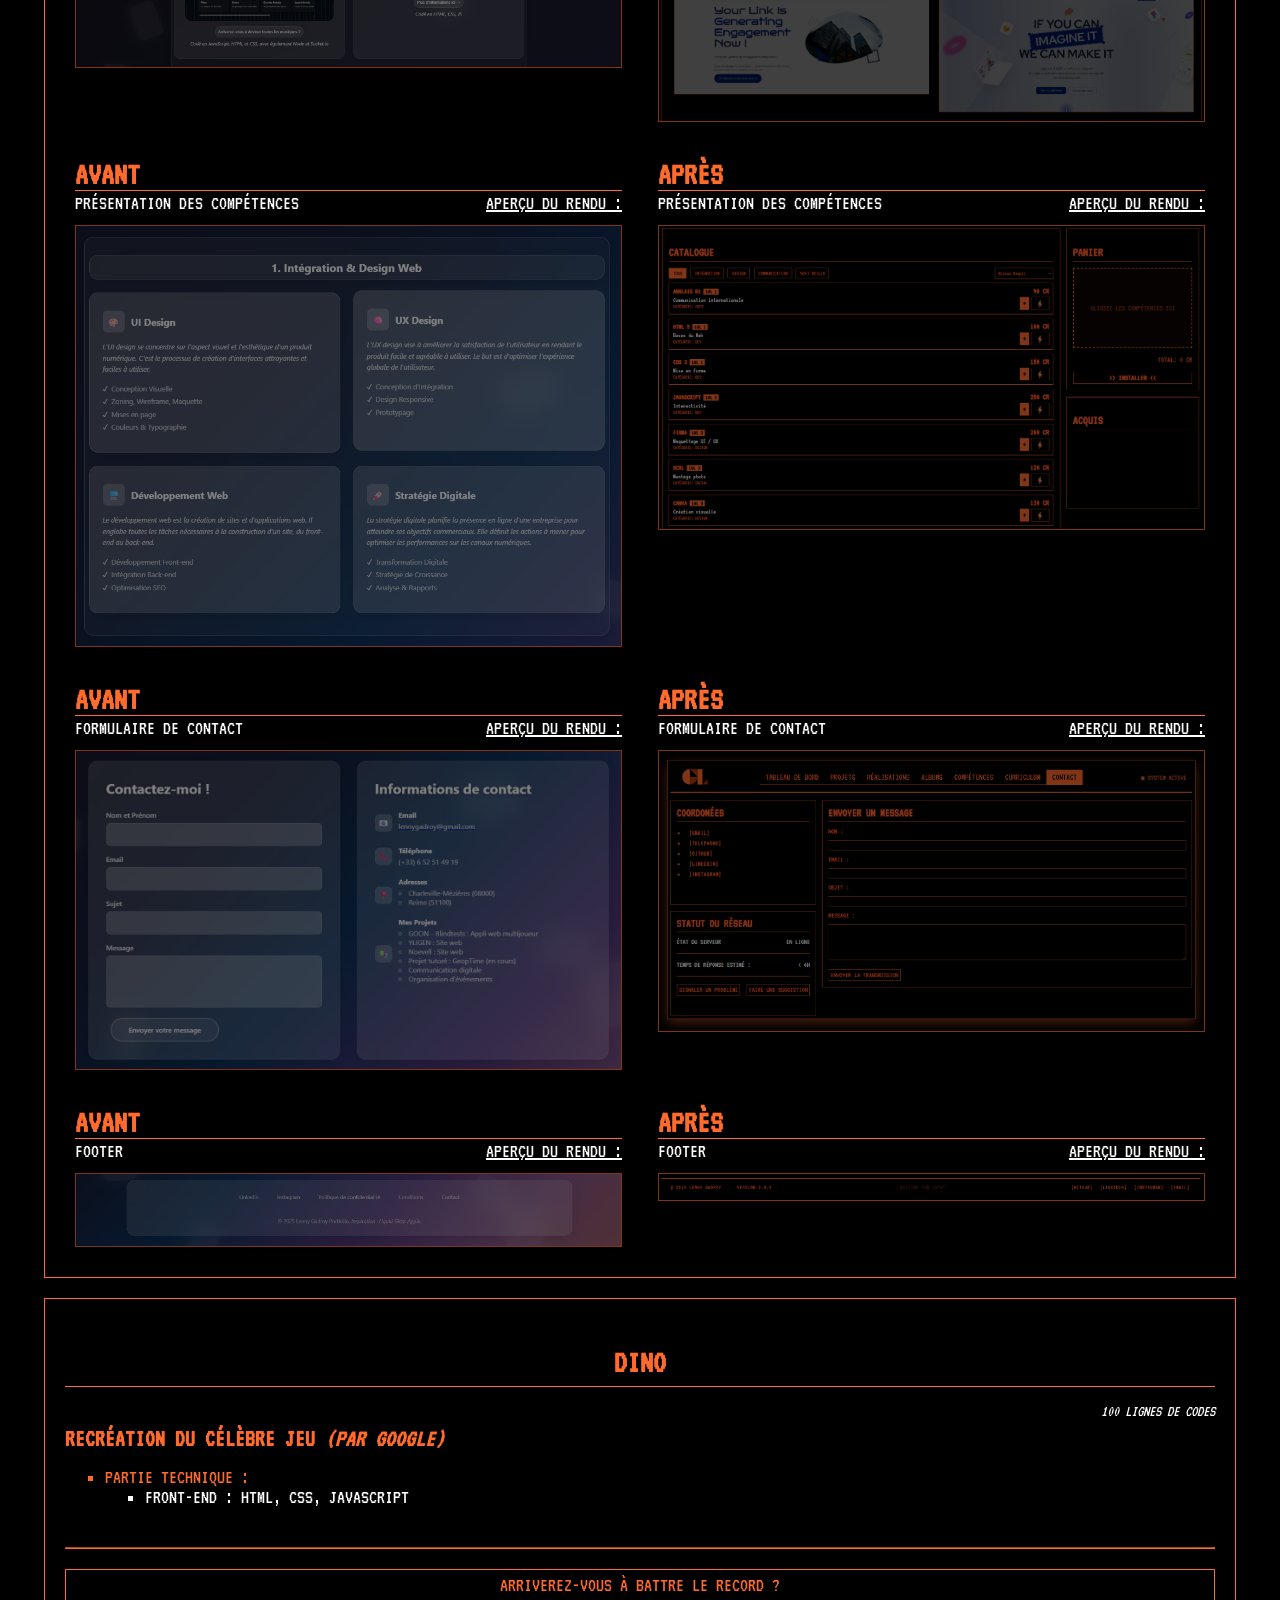
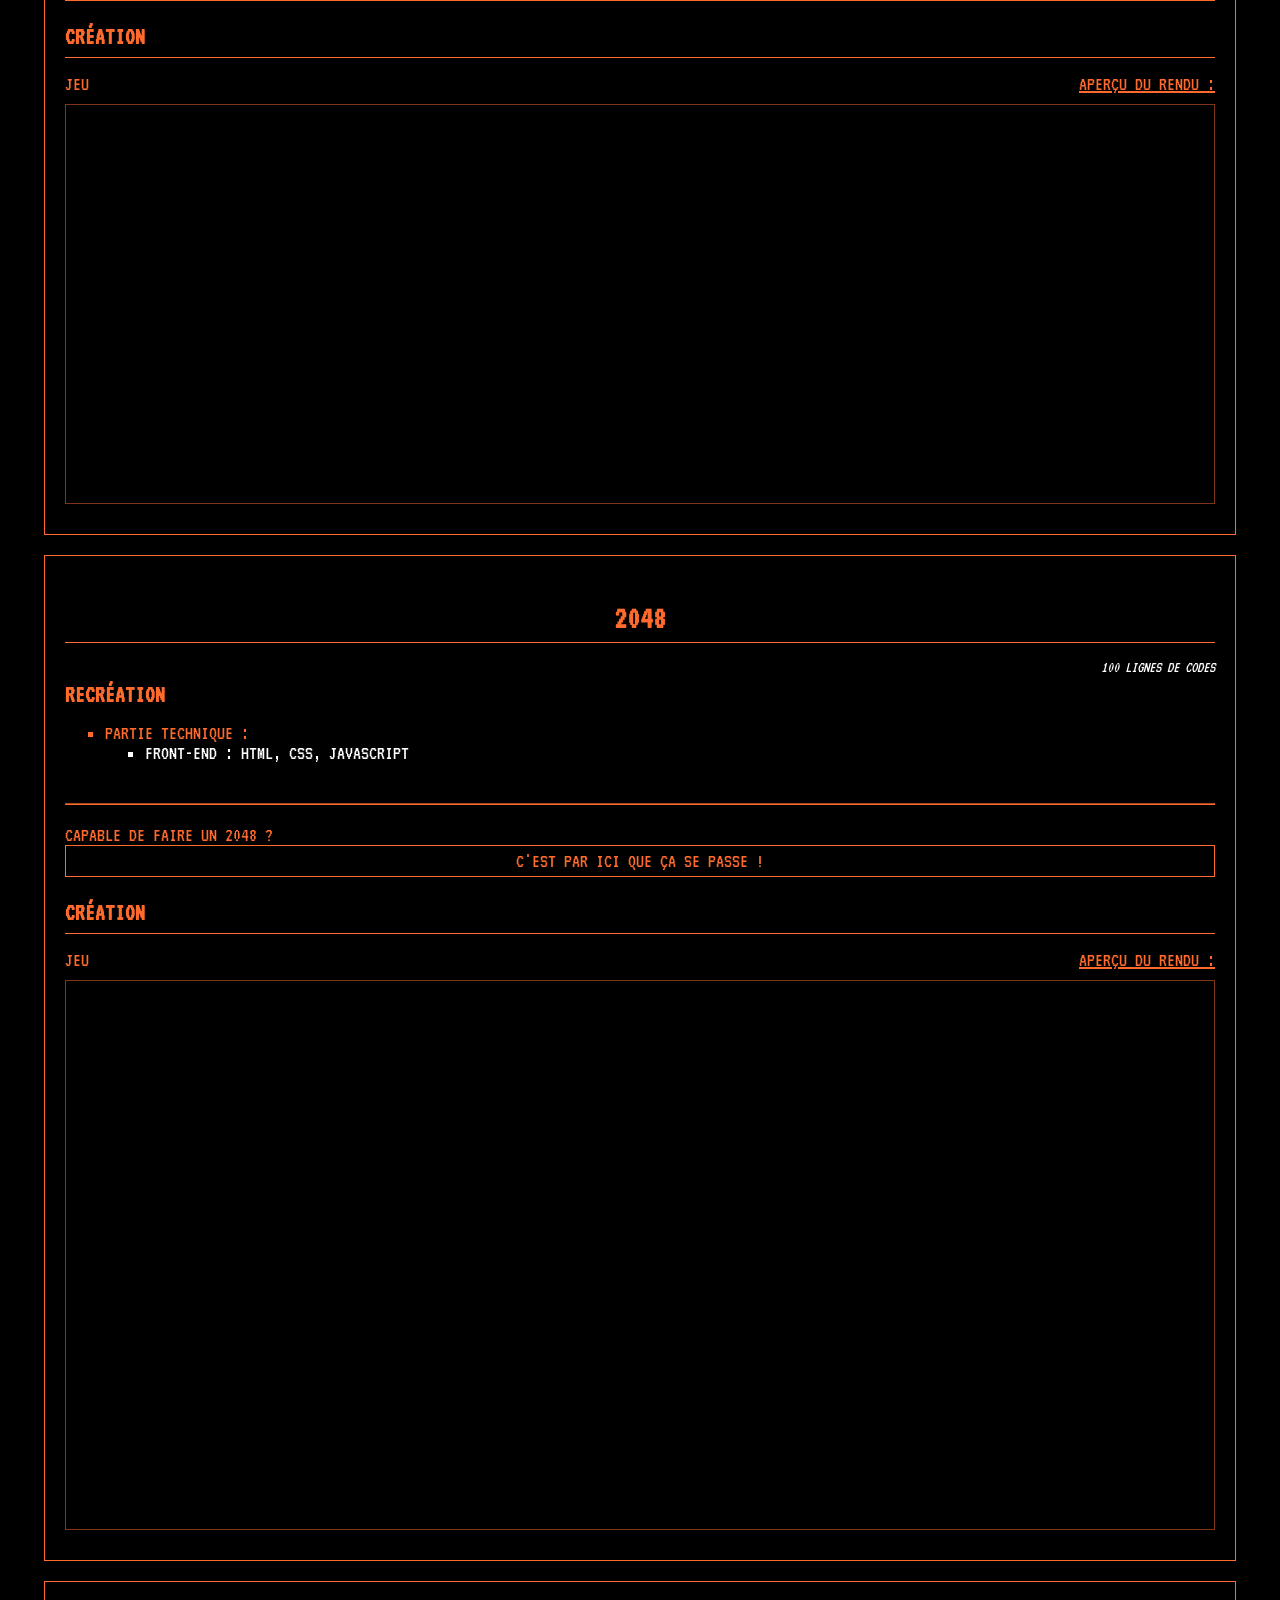
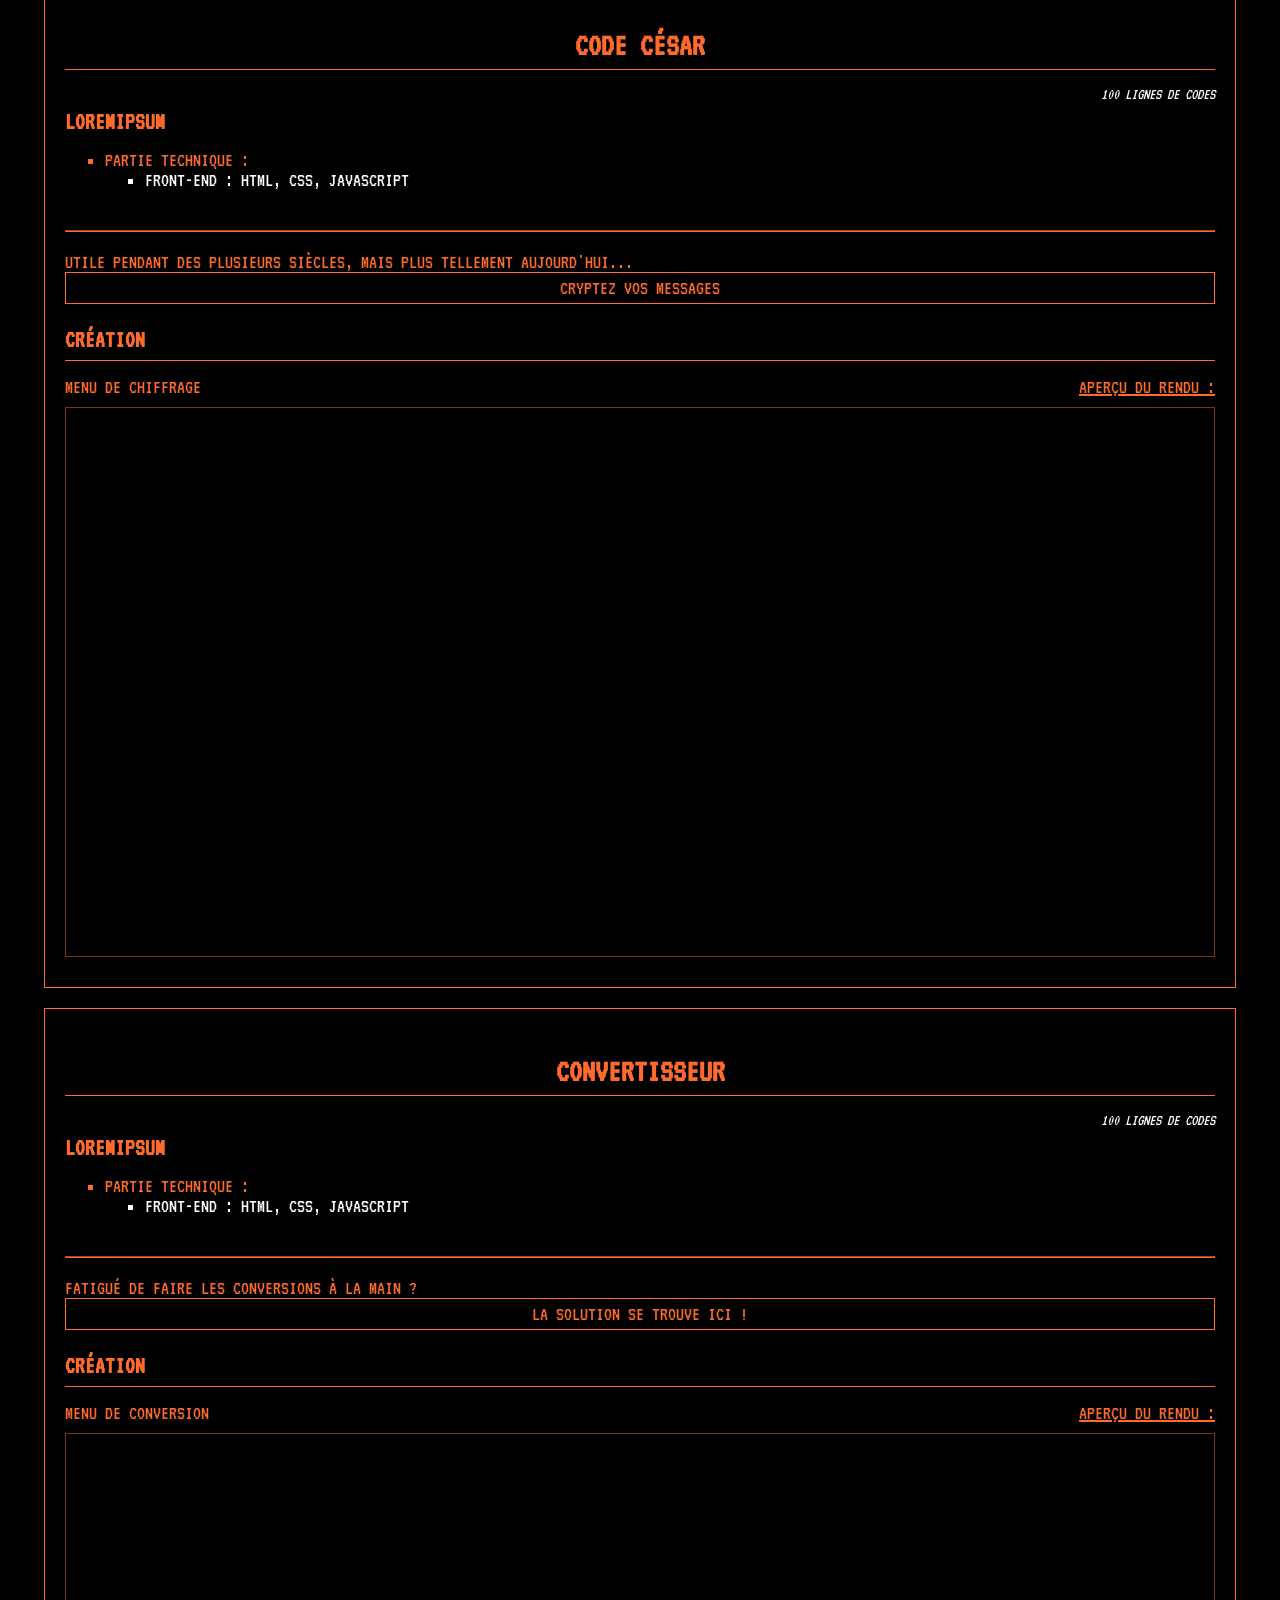
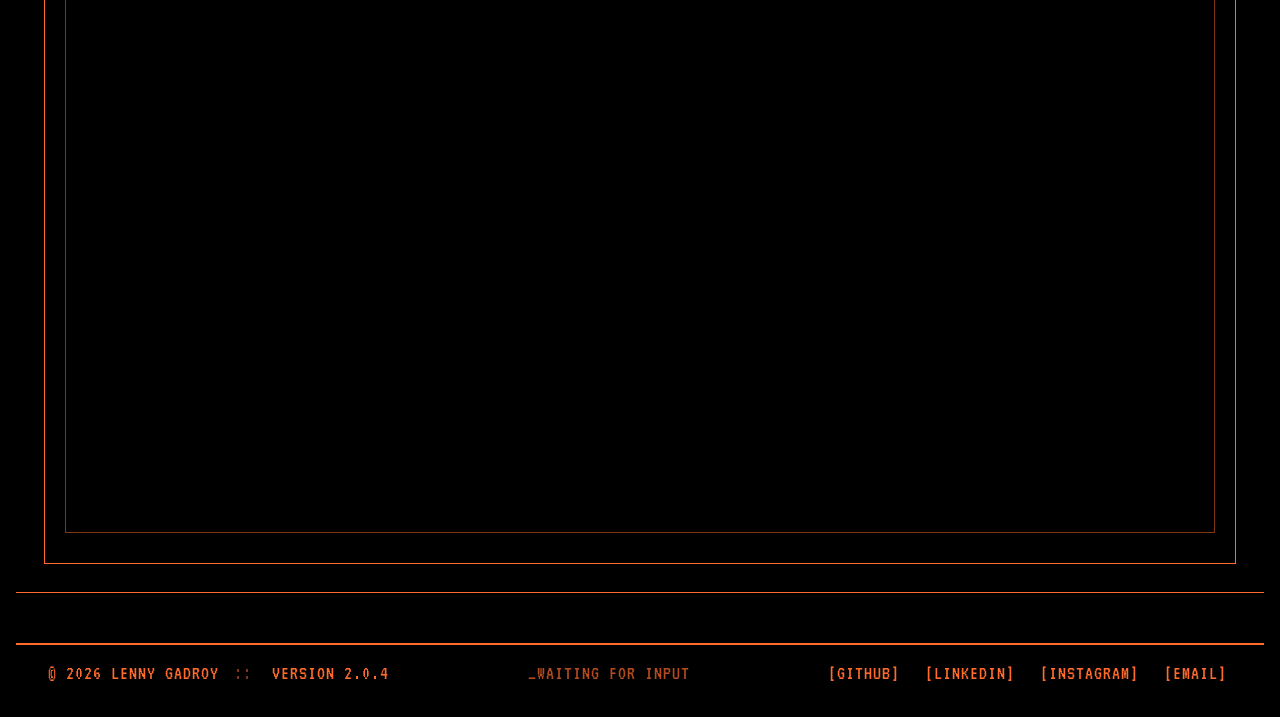
<file: projects.html>
<!DOCTYPE html>
<html lang="fr">
<head>
    <meta charset="UTF-8">
    <meta name="viewport" content="width=device-width, initial-scale=1.0">
    <title>Lenny Gadroy - Projets</title>
    <link rel="stylesheet" href="assets/style_min.css">
    <link rel="icon" type="image/svg" href="assets/icon.svg">
</head>
<body>
    <div class="tva-container">
        <header class="tva-header">
            <a class="logo" href="index.html"><img src="assets/logo.svg"></img></a>
            <button class="hamburger" aria-label="Menu">
                <span class="bar"></span>
                <span class="bar"></span>
                <span class="bar"></span>
            </button>
            <nav class="tva-nav">
                <ul>
                    <li><a href="index.html">Tableau de bord</a></li>
                    <li class="active"><a href="projects.html">Projets</a></li>
                    <li><a href="reals.html">Réalisations</a></li>
                    <li><a href="albums.html">Albums</a></li>
                    <li><a href="skills.html">Compétences</a></li>
                    <li><a href="cv.html">Curriculum</a></li>
                    <li><a href="contact.html">Contact</a></li>
                </ul>
            </nav>
            <div class="status blink">■ SYSTEM ACTIVE</div>
        </header>
        <main class="projects">
            <nav class="tva-nav">
                <ul>
                    <li class="active"><a href="#goon">GOON</a></li>
                    <li><a href="#skills">Skills Shop</a></li>
                    <li><a href="#yligen">YLIGEN</a></li>
                    <li><a href="#geoptime">GeopTime</a></li>
                    <li><a href="#filrouge">Fil Rouge</a></li>
                    <li><a href="#portfolio">Portfolio</a></li>
                    <li><a href="#dino">Dino</a></li>
                    <li><a href="#2048">2048</a></li>
                    <li><a href="#césar">Code César</a></li>
                    <li><a href="#conv">Convertisseur</a></li>
                </ul>
            </nav>
            <div id="goon" class="panel">
                <h2 class="panel-title">Goon : Gagner Ou Oser Nommer</h2>
                <div class="left-right">
                    <p class="panel-subtitle">Création d'une application web multi-synchronisé & Redesign global de l'identité de la marque, comprenant :</p>
                    <em>4 879 lignes de codes</em>
                </div>
                <ul class="left-right">
                    <li>Partie visuelle : 
                        <ul>
                            <li>Identités visuelle</li>
                            <li>Zonings</li>
                            <li>Wireframes</li>
                            <li>Maquettes</li>
                        </ul>
                    </li>
                    <li>Partie technique :
                        <ul>
                            <li>Front-end : HTML, CSS, JavaScript</li>
                            <li>Back-end : SQL, Node / Nodemon, Socket.io</li>
                            <li>Déploiement : GitHub</li>
                            <li>Designs : Figma, Canva</li>
                        </ul>
                    </li>
                    <li>Améliorations (de jeu) supplémentaires :
                        <ul>
                            <li>3 niveaux de difficultés</li>
                            <li>Système de rapidité des réponses</li>
                            <li>Modes de jeux stratégiques <em class="undefined">[en développement]</em></li>
                        </ul>
                    </li>
                </ul>
                <hr>
                <div class="grid-col">
                    <div class="left-part">
                        <h3 class="panel-subtitle">Avant</h3>
                        <div class="left-right">
                            <span>Espace de connexion</span>
                            <span><u>Aperçu du rendu :</u></span>
                        </div>
                        <img src="img/Projects/Goon/old_3.png">
                    </div>
                    <div class="right-part">
                        <h3 class="panel-subtitle">Après</h3>
                        <div class="left-right">
                            <span>Espace de connexion</span>
                            <span><u>Aperçu du rendu :</u></span>
                        </div>
                        <img src="img/Projects/Goon/new_3.png">
                    </div>
                    <div class="left-part">
                        <button><a href="https://goon-dxp6.onrender.com/" target="_blank">Voir la version précédente</a></button>
                        <h3 class="panel-subtitle">Avant</h3>
                        <div class="left-right">
                            <span>Menu principal</span>
                            <span><u>Aperçu du rendu :</u></span>
                        </div>
                        <img src="img/Projects/Goon/old_1.png">
                    </div>
                    <div class="right-part">
                        <button><a href="https://goon-blindtests.onrender.com/" target="_blank">Voir la version actuelle</a></button>
                        <h3 class="panel-subtitle">Après</h3>
                        <div class="left-right">
                            <span>Menu principal</span>
                            <span><u>Aperçu du rendu :</u></span>
                        </div>
                        <img src="img/Projects/Goon/new_1.png">
                    </div>
                    <div class="left-part">
                        <h3 class="panel-subtitle">Avant</h3>
                        <div class="left-right">
                            <span>Écran de jeu</span>
                            <span><u>Aperçu du rendu :</u></span>
                        </div>
                        <img src="img/Projects/Goon/old_2.png">
                    </div>
                    <div class="right-part">
                        <h3 class="panel-subtitle">Après</h3>
                        <div class="left-right">
                            <span>Écran de jeu</span>
                            <span><u>Aperçu du rendu :</u></span>
                        </div>
                        <img src="img/Projects/Goon/new_2.png">
                    </div>
                </div>
            </div>
            <div id="skills" class="panel">
                <h2 class="panel-title">Skills Shop</h2>
                <div class="left-right">
                    <p class="panel-subtitle">Création d'une boutique virtuelle pour présentation de mes compétences</p>
                    <em>549 lignes de codes</em>
                </div>
                <ul class="left-right">
                    <li>Partie visuelle : 
                        <ul>
                            <li>Zoning</li>
                            <li>Maquette</li>
                        </ul>
                    </li>
                    <li>Partie technique :
                        <ul>
                            <li>Front-end : HTML, CSS, JavaScript</li>
                            <li>Designs : Figma</li>
                        </ul>
                    </li>
                    <li>Améliorations supplémentaires : 
                        <ul>
                            <li>Économie virtuelle</li>
                            <li>Système de niveaux</li>
                            <li>Drag & Drop</li>
                        </ul>
                    </li>
                </ul>
                <hr>
                <p>Ne perdez pas votre temps à regarder de simples images <button><a href="skills.html">Testez-la directement</a></button> depuis mon portfolio</p>
            </div>
            <div id="yligen" class="panel">
                <h2 class="panel-title">YLIGEN : Your Link Is Generated Engagement Now</h2>
                <div class="left-right">
                    <p class="panel-subtitle">Création d'un site vitrine et refonte de l'identité visuelle de l'entreprise :</p>
                    <em>2 693 lignes de codes</em>
                </div>
                <ul class="left-right">
                    <li>Partie visuelle : 
                        <ul>
                            <li>Nouveau zoning</li>
                            <li>Nouveau wireframe</li>
                            <li>Nouvelle maquette</li>
                            <li>Prototypage</li>
                        </ul>
                    </li>
                    <li>Partie identité : 
                        <ul>
                            <li>Nouvelle identité visuelle</li>
                            <li>Redesign du logo</li>
                            <li>Variantes de logos</li>
                        </ul>
                    </li>
                    <li>Partie technique :
                        <ul>
                            <li>Front-end : HTML, CSS, JavaScript</li>
                            <li>Déploiement : Formspree</li>
                            <li>Designs : Figma, Canva</li>
                        </ul>
                    </li>
                </ul>
                <hr>
                <div class="grid-col">
                    <div class="left-part">
                        <button><a href="https://yligen.odoo.com" target="_blank">Voir la version précédente</a></button>
                        <h3 class="panel-subtitle">Avant</h3>
                        <div class="left-right">
                            <span>Page d'accueil et Menu de navigation</span>
                            <span><u>Aperçu du rendu :</u></span>
                        </div>
                        <img src="img/Projects/Yligen/old_1.png">
                    </div>
                    <div class="right-part">
                        <button><a href="https://yligen.github.io/" target="_blank">Consulter leur version actuelle</a></button>
                        <h3 class="panel-subtitle">Après</h3>
                        <div class="left-right">
                            <span>Page d'accueil et Menu de navigation</span>
                            <span><u>Aperçu du rendu :</u></span>
                        </div>
                        <img src="img/Projects/Yligen/new_1.png">
                    </div>
                    <div class="left-part">
                        <h3 class="panel-subtitle">Avant</h3>
                        <div class="left-right">
                            <span>Formulaire de contact</span>
                            <span><u>Aperçu du rendu :</u></span>
                        </div>
                        <img src="img/Projects/Yligen/old_2.png">
                    </div>
                    <div class="right-part">
                        <h3 class="panel-subtitle">Après</h3>
                        <div class="left-right">
                            <span>Formulaire de contact</span>
                            <span><u>Aperçu du rendu :</u></span>
                        </div>
                        <img src="img/Projects/Yligen/new_2.png">
                    </div>
                    <div class="left-part">
                        <h3 class="panel-subtitle">Avant</h3>
                        <div class="left-right">
                            <span>Footer</span>
                            <span><u>Aperçu du rendu :</u></span>
                        </div>
                        <img src="img/Projects/Yligen/old_3.png">
                    </div>
                    <div class="right-part">
                        <h3 class="panel-subtitle">Après</h3>
                        <div class="left-right">
                            <span>Footer</span>
                            <span><u>Aperçu du rendu :</u></span>
                        </div>
                        <img src="img/Projects/Yligen/new_3.png">
                    </div>
                </div>
            </div>
            <div id="geoptime" class="panel">
                <h2 class="panel-title">GeopTime</h2>
                <div class="left-right">
                    <p class="panel-subtitle">Redesign complet de l'identité numérique, Création d'un site web et d'une application mobile :</p>
                    <em>2 390 lignes de codes</em>
                </div>
                <ul class="left-right">
                    <li>Partie visuelle : 
                        <ul>
                            <li>Nouveau zoning</li>
                            <li>Nouveau wireframe</li>
                            <li>Nouvelle maquette</li>
                            <li>Prototypage</li>
                        </ul>
                    </li>
                    <li>Partie identité : 
                        <ul>
                            <li>Nouvelle identité visuelle</li>
                            <li>Redesign du logo</li>
                            <li>Variantes de logos</li>
                        </ul>
                    </li>
                    <li>Partie technique :
                        <ul>
                            <li>Front-end : HTML, CSS, JavaScript</li>
                            <li>Déploiement : Formspree</li>
                            <li>Designs : Figma, Canva</li>
                        </ul>
                    </li>
                </ul>
                <hr>
                <div class="grid-col">
                    <div class="left-part">
                        <button><a href="https://geoptime.com/" target="_blank">Observer la version originale</a></button>
                        <h3 class="panel-subtitle">Avant</h3>
                        <div class="left-right">
                            <span>Menu de navigation</span>
                            <span><u>Design déjà créé par l'entreprise</u></span>
                        </div>
                        <img src="img/Projects/GeopTime/old_1.png">
                    </div>
                    <div class="right-part">
                        <button><a href="https://lennygadroy.github.io/geoptime" target="_blank">Consulter la version actuelle</a></button>
                        <h3 class="panel-subtitle">Après</h3>
                        <div class="left-right">
                            <span>Menu de navigation</span>
                            <span><u>Aperçu du rendu :</u></span>
                        </div>
                        <img src="img/Projects/GeopTime/new_1.png">
                    </div>
                    <div class="left-part">
                        <h3 class="panel-subtitle">Avant</h3>
                        <div class="left-right">
                            <span>Footer</span>
                            <span><u>Design déjà créé par l'entreprise</u></span>
                        </div>
                        <img src="img/Projects/GeopTime/old_2.png">
                    </div>
                    <div class="right-part">
                        <h3 class="panel-subtitle">Après</h3>
                        <div class="left-right">
                            <span>Footer</span>
                            <span><u>Aperçu du rendu :</u></span>
                        </div>
                        <img src="img/Projects/GeopTime/new_2.png">
                    </div>
                </div>
                <div class="grid-col">
                    <div class="left-part">
                        <h3 class="panel-subtitle">Création</h3>
                        <div class="left-right">
                            <span>Page d'accueil</span>
                            <span><u>Aperçu du rendu :</u></span>
                        </div>
                        <img src="img/Projects/GeopTime/new_3.png">
                    </div>
                    <div class="right-part">
                        <h3 class="panel-subtitle">Création</h3>
                        <div class="left-right">
                            <span>Présentation des Fonctionnalités</span>
                            <span><u>Aperçu du rendu :</u></span>
                        </div>
                        <img src="img/Projects/GeopTime/new_4.png">
                    </div>
                </div>
            </div>
            <div id="filrouge" class="panel">
                <h2 class="panel-title">Fil Rouge</h2>
                <div class="left-right">
                    <p class="panel-subtitle">Création de l'identité visuelle et d'un site vitrine et boutique à partir de zéro :</p>
                    <em>559 lignes de codes</em>
                </div>
                <ul class="left-right">
                    <li>Partie visuelle : 
                        <ul>
                            <li>Zoning</li>
                            <li>Wireframes</li>
                            <li>Maquettes</li>
                        </ul>
                    </li>
                    <li>Partie identité : 
                        <ul>
                            <li>Création d'une identité visuelle</li>
                            <li>Création d'un logo</li>
                            <li>Variantes de logos</li>
                        </ul>
                    </li>
                    <li>Partie technique :
                        <ul>
                            <li>Front-end : HTML, CSS, JavaScript</li>
                            <li>Déploiement : Formspree</li>
                            <li>Designs : Figma, Canva</li>
                        </ul>
                    </li>
                </ul>
                <hr>
                <div class="grid-col">
                    <p>Accès aux documents restreint : <span class="blink">niveau d'accréditation 3 requis</span></p>
                </div>
            </div>
            <div id="portfolio" class="panel">
                <h2 class="panel-title">Portfolio</h2>
                <div class="left-right">
                    <p class="panel-subtitle">Refonte visuelle complète et création d'une seconde version comprenant :</p>
                    <em>3 853 lignes de codes</em>
                </div>
                <ul class="left-right">
                    <li>Partie visuelle : 
                        <ul>
                            <li>Identités visuelle</li>
                            <li>Zonings</li>
                            <li>Wireframes</li>
                        </ul>
                    </li>
                    <li>Partie identité :
                        <ul>
                            <li>Création d'une identité visuelle</li>
                            <li>Création de logos</li>
                            <li>Création de SVG</li>
                        </ul>
                    </li>
                    <li>Partie technique :
                        <ul>
                            <li>Front-end : HTML, CSS, JavaScript</li>
                            <li>Déploiement : GitHub, Formspree</li>
                            <li>Designs : Adobe Illustrator</li>
                        </ul>
                    </li>
                </ul>
                <hr>
                <p>Vous êtes actuellement sur la nouvelle version. Mais vous pouvez toujours consulter <button><a href="https://github.com/LennyGadroy/lennygadroy.github.io/releases/tag/v1" target="_blank">la version précédente</a></button></p>
                <div class="grid-col">
                    <div class="left-part">
                        <h3 class="panel-subtitle">Avant</h3>
                        <div class="left-right">
                            <span>Page d'Accueil</span>
                            <span><u>Aperçu du rendu :</u></span>
                        </div>
                        <img src="img/Projects/Portfolio/old_1.png">
                    </div>
                    <div class="right-part">
                        <h3 class="panel-subtitle">Après</h3>
                        <div class="left-right">
                            <span>Page d'Accueil</span>
                            <span><u>Aperçu du rendu :</u></span>
                        </div>
                        <img src="img/Projects/Portfolio/new_1.png">
                    </div>
                    <div class="left-part">
                        <h3 class="panel-subtitle">Avant</h3>
                        <div class="left-right">
                            <span>Présentation des Projets</span>
                            <span><u>Aperçu du rendu :</u></span>
                        </div>
                        <img src="img/Projects/Portfolio/old_2.png">
                    </div>
                    <div class="right-part">
                        <h3 class="panel-subtitle">Après</h3>
                        <div class="left-right">
                            <span>Présentation des Projets</span>
                            <span><u>Aperçu du rendu :</u></span>
                        </div>
                        <img src="img/Projects/Portfolio/new_2.png">
                    </div>
                    <div class="left-part">
                        <h3 class="panel-subtitle">Avant</h3>
                        <div class="left-right">
                            <span>Présentation des Compétences</span>
                            <span><u>Aperçu du rendu :</u></span>
                        </div>
                        <img src="img/Projects/Portfolio/old_3.png">
                    </div>
                    <div class="right-part">
                        <h3 class="panel-subtitle">Après</h3>
                        <div class="left-right">
                            <span>Présentation des Compétences</span>
                            <span><u>Aperçu du rendu :</u></span>
                        </div>
                        <img src="img/Projects/Portfolio/new_3.png">
                    </div>
                    <div class="left-part">
                        <h3 class="panel-subtitle">Avant</h3>
                        <div class="left-right">
                            <span>Formulaire de contact</span>
                            <span><u>Aperçu du rendu :</u></span>
                        </div>
                        <img src="img/Projects/Portfolio/old_4.png">
                    </div>
                    <div class="right-part">
                        <h3 class="panel-subtitle">Après</h3>
                        <div class="left-right">
                            <span>Formulaire de contact</span>
                            <span><u>Aperçu du rendu :</u></span>
                        </div>
                        <img src="img/Projects/Portfolio/new_4.png">
                    </div>
                    <div class="left-part">
                        <h3 class="panel-subtitle">Avant</h3>
                        <div class="left-right">
                            <span>Footer</span>
                            <span><u>Aperçu du rendu :</u></span>
                        </div>
                        <img src="img/Projects/Portfolio/old_5.png">
                    </div>
                    <div class="right-part">
                        <h3 class="panel-subtitle">Après</h3>
                        <div class="left-right">
                            <span>Footer</span>
                            <span><u>Aperçu du rendu :</u></span>
                        </div>
                        <img src="img/Projects/Portfolio/new_5.png">
                    </div>
                </div>
            </div>
            <div id="dino" class="panel">
                <h2 class="panel-title">Dino</h2>
                <div class="left-right">
                    <p class="panel-subtitle">Recréation du célèbre jeu <i>(par Google)</i></p>
                    <em>100 lignes de codes</em>
                </div>
                <ul class="left-right">
                    <li>Partie technique :
                        <ul>
                            <li>Front-end : HTML, CSS, JavaScript</li>
                        </ul>
                    </li>
                </ul>
                <hr>
                <button><a href="https://lennygadroy.github.io/dino" target="_blank">Arriverez-vous à battre le record ?</a></button>
                <h3 class="panel-subtitle">Création</h3>
                <div class="left-right">
                    <span>Jeu</span>
                    <span><u>Aperçu du rendu :</u></span>
                </div>
                <iframe src="https://lennygadroy.github.io/dino" height="400px" frameborder="0"></iframe>
            </div>
            <div id="2048" class="panel">
                <h2 class="panel-title">2048</h2>
                <div class="left-right">
                    <p class="panel-subtitle">Recréation</p>
                    <em>100 lignes de codes</em>
                </div>
                <ul class="left-right">
                    <li>Partie technique :
                        <ul>
                            <li>Front-end : HTML, CSS, JavaScript</li>
                        </ul>
                    </li>
                </ul>
                <hr>
                Capable de faire un 2048 ? <button><a href="https://lennygadroy.github.io/2048" target="_blank">C'est par ici que ça se passe !</a></button>
                <h3 class="panel-subtitle">Création</h3>
                    <div class="left-right">
                    <span>Jeu</span>
                    <span><u>Aperçu du rendu :</u></span>
                </div>
                <iframe src="https://lennygadroy.github.io/2048" height="550px" frameborder="0"></iframe>
            </div>
            <div id="césar" class="panel">
                <h2 class="panel-title">Code César</h2>
                <div class="left-right">
                    <p class="panel-subtitle">LoremIpsum</p>
                    <em>100 lignes de codes</em>
                </div>
                <ul class="left-right">
                    <li>Partie technique :
                        <ul>
                            <li>Front-end : HTML, CSS, JavaScript</li>
                        </ul>
                    </li>
                </ul>
                <hr>
                Utile pendant des plusieurs siècles, mais plus tellement aujourd'hui... <button><a href="https://lennygadroy.github.io/code-cesar" target="_blank">Cryptez vos messages</a></button>
                <h3 class="panel-subtitle">Création</h3>
                    <div class="left-right">
                    <span>Menu de chiffrage</span>
                    <span><u>Aperçu du rendu :</u></span>
                </div>
                <iframe src="https://lennygadroy.github.io/code-cesar" height="550px" frameborder="0"></iframe>
            </div>
            <div id="conv" class="panel">
                <h2 class="panel-title">Convertisseur</h2>
                <div class="left-right">
                    <p class="panel-subtitle">LoremIpsum</p>
                    <em>100 lignes de codes</em>
                </div>
                <ul class="left-right">
                    <li>Partie technique :
                        <ul>
                            <li>Front-end : HTML, CSS, JavaScript</li>
                        </ul>
                    </li>
                </ul>
                <hr>
                Fatigué de faire les conversions à la main ? <button><a href="https://lennygadroy.github.io/convertisseur" target="_blank">La solution se trouve ici !</a></button>
                <h3 class="panel-subtitle">Création</h3>
                    <div class="left-right">
                    <span>Menu de conversion</span>
                    <span><u>Aperçu du rendu :</u></span>
                </div>
                <iframe src="https://lennygadroy.github.io/convertisseur" height="700px" frameborder="0"></iframe>
                    </div>
                </div>
            </div>
        </main>
    </div>
    <footer class="tva-footer">
        <div class="footer-section left">
            <span>© 2026 LENNY GADROY</span>
            <span class="sep">::</span>
            <a href="/terms.html" target="_blank" class="footer-link">VERSION 2.0.4</a>
        </div>    
        <div class="footer-section center">
            <span class="blink">_WAITING FOR INPUT</span>
        </div>
        <div class="footer-section right">
            <a href="https://github.com/LennyGadroy/" target="_blank" class="footer-link">[GITHUB]</a>
            <a href="https://linkedin.com/in/LennyGadroy" target="_blank" class="footer-link">[LINKEDIN]</a>
            <a href="https://www.instagram.com/lennygdr19/" target="_blank" class="footer-link">[INSTAGRAM]</a>
            <a href="mailto:lennygadroy@gmail.com?subject=Contact via Portfolio" class="footer-link">[EMAIL]</a>
        </div>
    </footer>
    <script src="assets/script_min.js"></script>
</body>
</html>
</file>
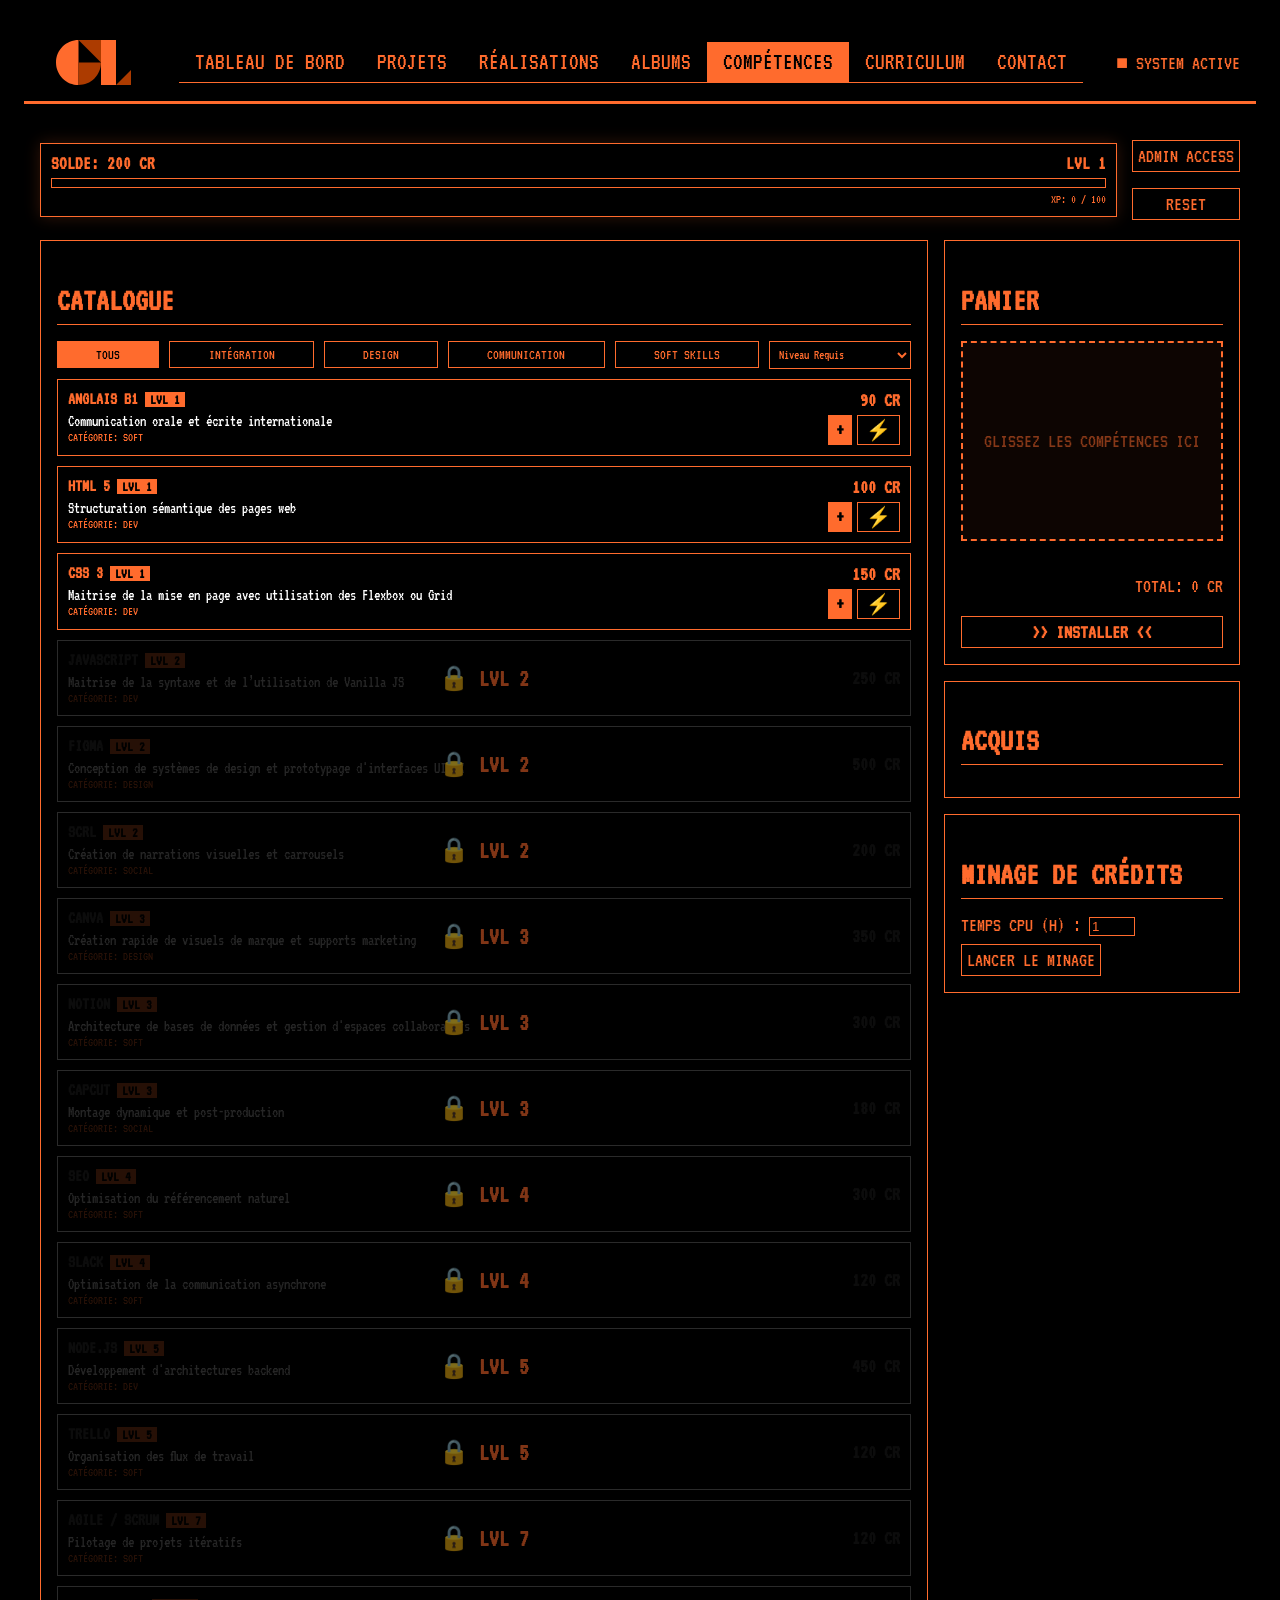
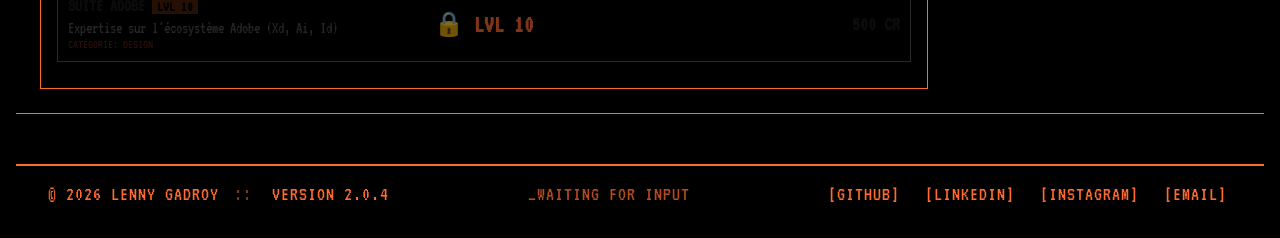
<file: skills.html>
<!DOCTYPE html>
<html lang="fr">
<head>
    <meta charset="UTF-8">
    <meta name="viewport" content="width=device-width, initial-scale=1.0">
    <title>Lenny Gadroy - Skills Shop</title>
    <link rel="stylesheet" href="assets/style_min.css">
    <link rel="icon" type="image/svg" href="assets/icon.svg">
</head>
<body>
    <div class="tva-container">
        <header class="tva-header">
            <a class="logo" href="index.html"><img src="assets/logo.svg" alt="Logo"></a>
            <button class="hamburger" aria-label="Menu">
                <span class="bar"></span>
                <span class="bar"></span>
                <span class="bar"></span>
            </button>
            <nav class="tva-nav">
                <ul>
                    <li><a href="index.html">Tableau de bord</a></li>
                    <li><a href="projects.html">Projets</a></li>
                    <li><a href="reals.html">Réalisations</a></li>
                    <li><a href="albums.html">Albums</a></li>
                    <li class="active"><a href="skills.html">Compétences</a></li>
                    <li><a href="cv.html">Curriculum</a></li>
                    <li><a href="contact.html">Contact</a></li>
                </ul>
            </nav>
            <div class="status blink">■ SYSTEM ACTIVE</div>
        </header>
        <main class="skills">
            <div class="header">
                <div class="hud">
                    <div class="top">
                        <span>SOLDE: <span id="credit-amount">0</span> CR</span>
                        <span>LVL <span id="level-display">1</span></span>
                    </div>
                    <div class="xp-bar">
                        <div class="xp-fill" id="xp-bar"></div>
                    </div>
                    <div style="font-size: 0.8rem; text-align: right;">
                        XP: <span id="xp-amount">0</span>
                        / <span id="xp-next">100</span>
                    </div>
                </div>
                <div class="grid-row">
                    <button id="admin">Admin Access</button>
                    <button id="reset">Reset</button>
                </div>
            </div>
            <div class="grid-col">
                <div class="left-part">
                    <div class="panel">
                        <h2 class="panel-title">Catalogue</h2>
                        <div class="filter-bar">
                            <button class="filter active" data-filter="all">Tous</button>
                            <button class="filter" data-filter="dev">Intégration</button>
                            <button class="filter" data-filter="design">Design</button>
                            <button class="filter" data-filter="social">Communication</button>
                            <button class="filter" data-filter="soft">Soft Skills</button>
                            <select id="sort" class="sort">
                                <option value="level">Niveau Requis</option>
                                <option value="price-asc">Prix: - cher au + cher</option>
                                <option value="price-desc">Prix: + cher au - cher</option>
                            </select>
                        </div>
                        <div id="catalog-list"></div>
                    </div>
                </div>
                <div class="right-part">
                    <div class="grid-row">
                        <div class="panel">
                            <h2 class="panel-title">Panier</h2>
                            <div id="zone" class="zone">
                                <p>Glissez les compétences ici</p>
                            </div>
                            <div style="margin-top: 15px; text-align: right;">
                                <p>Total: <span id="cart">0</span> CR</p>
                                <button id="btn-checkout" style="width: 100%; font-weight:bold;">>> INSTALLER <<</button>
                            </div>
                        </div>
                        <div class="panel">
                            <h2 class="panel-title">Acquis</h2>
                            <div id="acquired-list" class="acquired-grid"></div>
                        </div>
                        <div class="panel">
                            <h2 class="panel-title">Minage de Crédits</h2>
                            <div class="left-right">
                                <div>
                                    <label for="work-time">Temps CPU (H) :</label>
                                    <input type="number" id="work-time" min="1" max="10" value="1">
                                </div>
                                <div>
                                    <button id="btn-produce">Lancer le Minage</button>
                                </div>
                            </div>
                        </div>
                    </div>
                </div>
            </div>
        </main>
    </div>
    <footer class="tva-footer">
        <div class="footer-section left">
            <span>© 2026 LENNY GADROY</span>
            <span class="sep">::</span>
            <a href="/terms.html" target="_blank" class="footer-link">VERSION 2.0.4</a>
        </div>    
        <div class="footer-section center">
            <span class="blink">_WAITING FOR INPUT</span>
        </div>
        <div class="footer-section right">
            <a href="https://github.com/LennyGadroy/" target="_blank" class="footer-link">[GITHUB]</a>
            <a href="https://linkedin.com/in/LennyGadroy" target="_blank" class="footer-link">[LINKEDIN]</a>
            <a href="https://www.instagram.com/lennygdr19/" target="_blank" class="footer-link">[INSTAGRAM]</a>
            <a href="mailto:lennygadroy@gmail.com?subject=Contact via Portfolio" class="footer-link">[EMAIL]</a>
        </div>
    </footer>
    <div class="toast-container" id="toast-container"></div>
    <div id="confirm-modal" class="modal-overlay">
        <div class="modal-box">
            <div class="modal-title">CONFIRMATION</div>
            <p>Acheter <span id="modal-item-name" style="color:var(--Primary)">...</span> ?</p>
            <p style="font-size: 1.5rem; margin: 20px 0;"><span id="modal-item-price">0</span> CR</p>
            <div class="actions">
                <button id="no">ANNULER</button>
                <button id="yes">CONFIRMER</button>
            </div>
        </div>
    </div>

    <div id="game" class="hack">
        <h2 style="color: var(--Primary);">SYSTEM BREACH DETECTED</h2>
        <p>Cliquez sur les cibles oranges !</p>
        <div class="timer" id="timer">5.00</div>
        <div class="grid" id="grid"></div>
    </div>

    <script src="assets/script_min.js"></script>
    <script src="assets/skills.js"></script>
</body>
</html>
</file>
<file: assets/style_min.css>
@charset "utf-8";body,button{font-size:var(--BodySize);color:var(--Primary);background-color:var(--Background)}.tva-nav li a,a,body,button{color:var(--Primary)}.tva-header,body,button{background-color:var(--Background)}.tva-footer,body,button{text-transform:uppercase;font-family:var(--Font)}.projects .grid-col,.skills .header{margin-top:20px}.file-list li,.filter,.hamburger,.tva-list li,.tva-nav li{cursor:pointer}.footer-link,.tva-nav li a,.unlock-link,a{text-decoration:none}.filter,.sort,.toast,.tva-footer,body,button{font-family:var(--Font)}.hack,.lock-overlay,.modal-overlay{left:0;height:100%}@font-face{font-family:TVA;src:url('TVA.ttf') format('truetype')}:root{--Primary:#FF6B2D;--PrimaryRGB:255,107,45;--Secondary:#AC3B00;--SecondaryRGB:172,59,0;--Black:#000;--White:#fff;--Background:rgba(0, 0, 0, 1);--Font:'TVA',sans-serif;--TitleSize:2rem;--SubTitleSize:1.5rem;--BodySize:1.25rem;--SubBodySize:1rem;--TitleWeight:600;--SubTitleWeight:500;--BodyWeight:400;--SubBodyWeight:300;--TitleHeight:3;--SubTitleHeight:2;--BodyHeight:1.5;--SubBodyHeight:1.2;--BorderColor:var(--Primary);--BorderStyle:solid;--BorderWidth:1px;--Border:var(--BorderWidth) var(--BorderStyle) var(--BorderColor);--ShadowPrimary:0 0.75rem 1.875rem rgba(var(--PrimaryRGB), 0.5);--ShadowPrimary:0 0.75rem 1.875rem rgba(var(--SecondaryRGB), 0.5)}*,::after,::before{box-sizing:border-box}body{margin:0;padding:1rem;overflow-wrap:break-word;word-wrap:break-word}.slide{animation:infinite slideIn}@keyframes slideIn{from{transform:translateX(100%);opacity:0}to{transform:translateX(0);opacity:1}}.pulse{animation:infinite pulse}@keyframes pulse{0%,100%{transform:scale(1)}50%{transform:scale(1.1)}}.Blink{animation:2s linear infinite Blinker}@keyframes Blinker{50%{opacity:0}}button{border:var(--Border);padding:5px}button:focus,button:hover{box-shadow:0 0 10px var(--Primary);cursor:pointer}hr{border-color:var(--Primary);margin:20px 0}.tva-container{border:var(--Border);box-shadow:var(--ShadowPrimary);margin:20px 200px;padding:.5rem;overflow:hidden}.tva-header{z-index:1000;position:sticky;top:0;height:80px;display:flex;flex-wrap:wrap;border-bottom:3px solid var(--Primary);justify-content:space-between;align-items:center;padding:0 1rem;gap:1rem}.tva-header a{height:100%;width:auto}.tva-header img{width:100%;height:100%;padding:1rem}.hamburger{display:none;background:0 0;border:none;box-shadow:none;padding:0}.graph-svg,.panel{border:var(--Border)}.bar{width:25px;height:3px;display:block;background-color:var(--Primary);margin:5px auto;transition:.3s ease-in-out}.tva-nav{height:100%;display:flex;align-items:center}.tva-list,.tva-nav ul{display:flex;flex-wrap:wrap;border-bottom:var(--Border);list-style:none;padding:0;margin:0}.grid-col,.grid-col-2,.grid-row,.main-grid{display:grid;gap:1rem}.tva-nav li{font-size:var(--SubTitleSize);padding:.5rem 1rem}.tva-nav li a:focus,.tva-nav li a:hover,.tva-nav li.active,.tva-nav li:focus,.tva-nav li:hover{background-color:var(--Primary);color:var(--Black)}.albums .tva-nav,.projects .tva-nav,.reals .tva-nav{z-index:1000;position:sticky;top:80px;background-color:var(--Background);margin:20px}.contact form button[type=submit],.file-list li.active,.file-list li:hover,.footer-link:hover{background-color:var(--Primary)}.main-grid{grid-template-columns:1fr 2fr 1fr;padding:1rem}.grid-col,.grid-col-2,.reals .grid-col-2,.skills .grid-col:first-of-type{grid-template-columns:1fr 1fr}.grid-row{grid-template-rows:auto auto}.panel{height:fit-content;display:flex;flex-direction:column;padding:1rem}.action-icons,.tva-footer{display:flex;flex-wrap:wrap}.panel-subtitle,.panel-title{border-bottom:var(--Border);padding-bottom:.5rem;margin-bottom:1rem;font-weight:700}.panel-title{font-size:var(--TitleSize);word-break:break-word}.panel-title-graph{font-size:var(--TitleSize);font-weight:700}.panel-subtitle{font-size:var(--SubTitleSize)}.file-list{color:var(--White);list-style:none;margin:0;padding:0}.file-list li{padding:.25rem .5rem;word-break:break-all}.file-list li.active{color:var(--White)}.file-list li em,.file-list li span{font-size:var(--BodySize);text-transform:lowercase}.action-icons{text-align:center;margin-bottom:2rem;gap:2rem}.icon-block .icon{display:block;font-size:var(--TitleSize);margin-bottom:.5rem}.program-list{margin-left:50px;padding:0}.albums .grid-col-2 .left-part,.reals .grid-col-2 .left-part,.sort{margin-left:auto}.program-list li{font-size:var(--BodySize);margin-bottom:1rem}.program-list li div.action-icons,.program-list li p,.program-list li p+a{color:var(--White);font-size:var(--BodySize);margin:0}.graph-value{color:var(--White);font-size:var(--TitleSize)}.footer-section.center,.graph-value .unit,.inversed li,.panel#admin .left-right,.tva-footer,.tva-list li{font-size:var(--BodySize)}.graph-content{width:100%;max-width:300px}.graph-svg{width:100%;height:150px;margin-top:1rem}.tva-list li{padding:.5rem 1rem}.panel#admin .left-right.inversed{background-color:var(--Primary);color:var(--Black);font-size:var(--SubTitleSize);padding:3px}.tva-footer{grid-column:1/-1;background-color:var(--Background);border-top:2px solid var(--Primary);color:var(--Primary);justify-content:space-between;align-items:center;letter-spacing:1px;margin-top:50px;padding:1rem 2rem}.hud,.xp-bar{background:var(--Black);border:var(--Border)}.footer-section,.left-right{flex-wrap:wrap;display:flex}.footer-section{align-items:center;gap:15px}.footer-section.left .sep{opacity:.5}.footer-section.center{opacity:.7}.footer-link{color:var(--Primary);padding:2px 5px;transition:.2s}.footer-link:hover{color:var(--Black);box-shadow:0 0 10px var(--Primary)}.undefined{opacity:.75}.albums h2,.projects h2,.reals h2{font-size:var(--TitleSize);text-align:center}.albums .panel,.projects .panel,.reals .panel{margin:20px;padding:20px}.projects .panel>.panel-title+.left-right>.panel-subtitle{border-bottom:none;padding-bottom:0}.projects .left-part,.projects .one-part,.projects .right-part{width:100%;padding:0 10px}.albums h3,.projects .left-part h3,.projects .right-part h3,.reals .left-part h3,.reals .middle-part h3,.reals .right-part h3,.reals h3{font-size:var(--TitleSize);margin:10px 0 0;padding-bottom:0}.albums .left-right,.projects .left-part .left-right,.projects .right-part .left-right,.reals .left-part .left-right,.reals .left-right,.reals .middle-part .left-right,.reals .right-part .left-right{line-height:var(--SubBodyHeight)}.projects ul.left-right,.projects ul.left-right li ul li{color:var(--White);list-style-type:square;margin-top:0}.left-right{justify-content:space-between;gap:.5rem}ul.left-right{margin-right:0}.projects .left-right em{font-size:var(--SubBodySize)}.albums img,.projects iframe,.projects img,.reals img{max-width:100%;width:100%;max-height:auto;display:flex;border:var(--Border);opacity:.5;margin:10px auto}.projects iframe{max-height:100%}.albums img:hover,.projects iframe:hover,.projects img:hover,.reals img:hover{opacity:1}.albums #BDGM h3,.albums #cab h3,.albums #urbains img,.albums .left-part img:last-of-type,.albums .middle-part img:last-of-type,.albums .right-part img:last-of-type,.reals .left-part img:last-of-type,.reals .middle-part img:last-of-type,.reals .right-part img:last-of-type{margin-bottom:10px}.reals .panel:first-of-type .grid-col:first-of-type{grid-template-columns:1fr 2fr}.albums .grid-col-2 .right-part,.reals .grid-col-2 .right-part{margin-right:auto}.albums .grid-col,.reals .grid-col{grid-template-columns:1fr 1fr 1fr}.albums .panel-subtitle,.cv .left-part .panel-subtitle,.cv .right-part .panel-subtitle{font-size:var(--SubTitleSize)}.albums #BDGM h2,.albums #cab h2,.cv .left-part .panel:last-of-type,.cv .right-part .panel:last-of-type,.no-gap>h3{margin-bottom:0}.skills{padding:1rem;gap:1rem}.skills .grid-col{grid-template-columns:3fr 1fr}.skills .left-part,.skills .right-part{width:100%}.skills .header{display:flex;flex-wrap:wrap;justify-content:space-between;align-items:center;margin-bottom:20px;gap:15px}.hud{min-width:280px;display:flex;flex-direction:column;flex-grow:1;box-shadow:0 0 15px rgba(255,107,45,.2);padding:10px;gap:5px}.filter-bar,.skill-item{display:flex;margin-bottom:10px;gap:10px}.hud .top{display:flex;flex-wrap:wrap;justify-content:space-between;font-size:1.2rem;font-weight:700}.xp-bar{position:relative;width:100%;height:10px}.level-badge,.xp-fill{background:var(--Primary)}.xp-fill{width:0%;height:100%;transition:width .5s}.level-badge{color:var(--Black);font-size:.9rem;padding:0 5px}.filter,.lock-overlay,.sort{color:var(--Primary)}.filter-bar{grid-column:span 2;flex-wrap:wrap;align-items:center}.filter{flex-grow:1;background:0 0;border:var(--Border);font-size:.9rem;text-align:center;padding:5px 10px}.skill-item,.sort{background:var(--Black);border:var(--Border)}.btn-buy-now:focus,.btn-buy-now:hover,.filter.active,.filter:hover{background:var(--Primary);color:var(--Black)}.sort{padding:5px}.skill-item{position:relative;overflow:hidden;flex-wrap:wrap;justify-content:space-between;align-items:center;padding:10px;cursor:grab;transition:transform .2s,box-shadow .2s}.skill-item:hover{box-shadow:var(--ShadowPrimary);transform:translateX(5px)}.skill-item.locked{border-color:#555;color:#555;opacity:.5;cursor:not-allowed}.skill-item.locked:hover{box-shadow:none;transform:none}.lock-overlay{width:100%;position:absolute;top:0;display:none;background:rgba(0,0,0,.7);justify-content:center;align-items:center;font-size:1.5rem;font-weight:700}.btn-group,.skill-item.locked .lock-overlay,.zone{display:flex}.skill-info{flex:1;min-width:200px}.skill-info h4{font-size:1.1rem;margin:0}.skill-price{font-weight:700}.skill-desc{color:var(--White);font-size:1rem;text-transform:none;margin:5px 0 0}.skill-meta{color:var(--Primary);font-size:.8rem;margin-top:2px}.btn-group{flex-wrap:wrap;margin-top:5px;gap:5px}.btn-add{background:var(--Primary);border:none;color:var(--Black);font-weight:700;padding:2px 8px;cursor:pointer}.btn-buy-now{background:var(--Black);border:var(--Border);color:var(--Primary);padding:2px 8px;cursor:pointer}.acquired-badge,.zone{flex-direction:column;padding:10px;text-align:center}.zone{min-height:200px;background-color:rgba(255,107,45,.05);border:2px dashed var(--Primary);color:rgba(255,107,45,.5);justify-content:center;align-items:center;gap:10px;transition:.3s}.zone.drag-over{background-color:rgba(255,107,45,.2);box-shadow:inset 0 0 20px var(--Primary)}.btn-remove{background:0 0;border:var(--Border);color:var(--Primary);cursor:pointer}.btn-remove:focus,.btn-remove:hover{background:var(--Primary);color:#000}.acquired-grid{display:grid;grid-template-columns:repeat(auto-fill,minmax(150px,1fr));gap:10px}.acquired-badge{display:flex;border:var(--Border);color:var(--White);font-size:.9rem;gap:5px;overflow:hidden}.unlock-link{display:block;background:var(--Primary);color:#000;font-size:.7rem;margin-top:5px;padding:2px;cursor:pointer}.toast-container{z-index:10000;max-width:90vw;position:fixed;bottom:20px;right:20px;display:flex;flex-direction:column;gap:10px}.toast{min-width:250px;display:flex;flex-wrap:wrap;background:var(--Black);border-left:5px solid var(--Primary);box-shadow:0 5px 15px rgba(0,0,0,.5);color:var(--White);justify-content:space-between;align-items:center;padding:15px 20px;animation:.3s ease-out forwards slideIn}.cv .panel>p:nth-of-type(2),.hack{display:none}#btn-admin,#btn-reset{border-color:var(--Primary)}.toast.error,.toast.success{border-left-color:var(--Primary)}.hack{z-index:20000;position:fixed;top:0;width:100%;flex-direction:column;background:rgba(0,0,0,.9);justify-content:center;align-items:center;overflow-y:auto}.hack .timer{color:var(--Primary);font-size:2rem;font-weight:700}.hack .grid{display:grid;grid-template-columns:repeat(5,50px);grid-template-rows:repeat(5,50px);margin:20px;gap:5px}.hack .cell{display:flex;background:#222;border:1px solid #444;justify-content:center;align-items:center;cursor:pointer}.hack .cell.target{background:var(--Primary);animation:.5s infinite pulse}.modal-overlay{z-index:10000;width:100%;position:fixed;top:0;display:none;background:rgba(0,0,0,.8);justify-content:center;align-items:center;padding:1rem}.modal-box{width:100%;max-width:300px;background:var(--Black);border:var(--Border);box-shadow:0 0 30px rgba(var(--Primary),.5);text-align:center;padding:20px}.actions{display:flex;flex-wrap:wrap;justify-content:center;gap:10px;margin-top:20px}.actions>button:first-of-type{background:0 0;border:1px solid var(--White);color:var(--White);padding:10px 20px;cursor:pointer}.actions>button:last-of-type{background:var(--Primary);border:none;color:#000;font-weight:700;padding:10px 20px;cursor:pointer}#btn-admin,#btn-reset,.cv .header h1{color:var(--Primary)}.bonus-entity{z-index:9999;width:40px;height:40px;position:fixed;display:flex;background:var(--Primary);box-shadow:0 0 10px var(--Primary);color:var(--White);justify-content:center;align-items:center;font-size:1.5rem;cursor:pointer;animation:1s infinite pulse}#btn-admin{margin-left:10px}input:focus[type=number],input:hover[type=number],input[type=number]{background-color:var(--Background);border:var(--Border);color:var(--Primary);max-width:100%}.cv .header{display:flex;flex-wrap:wrap;border-bottom:3px solid var(--Primary);justify-content:space-between;align-items:center;padding:30px;gap:20px}.cv .header h1{font-size:var(--TitleSize);margin-bottom:5px}.albums .left-part span,.albums .left-right,.albums .left-right a,.contact .grid-col .grid-row .panel:last-of-type .left-right:last-of-type span:last-of-type a,.contact .left-right span,.cv .header .pitch,.cv .left-part a,.cv .left-part li,.cv .panel>p+p,.cv .right-part .panel-title p,.cv li,.file-list a,.no-gap,.program-list a,.projects .left-part .left-right span,.projects .left-right em,.projects .right-part .left-right span,.reals .left-part .left-right span,.reals .left-right span,.reals .middle-part .left-right span,.reals .right-part .left-right span{color:var(--White)}.cv .header .pitch,.cv .left-part h3,.cv .left-part li,.dates{font-size:var(--BodySize)}.cv .header .pitch{max-width:80%}.photo-profil{width:100px;height:100px;object-fit:cover;flex-shrink:0;border:var(--Border);margin-right:40px}.cv .container{display:flex;flex-wrap:wrap}.cv .container a,.cv .left-part a:focus,.cv .left-part a:hover{text-decoration:underline}.cv .left-part{width:50%;min-width:300px;flex-grow:1;padding:20px 20px 20px 30px}.cv .left-part h3{margin-top:10px}.cv .left-part li{margin-bottom:4px}.cv .left-part a{text-decoration:none}.cv #hard-skills ul li ul,.cv ul{list-style:square;margin-left:30px;padding-left:0}.cv #contact ul,.cv li,.dates,.no-gap{margin-left:10px}.cv #contact ul{list-style-type:none}.cv li{padding:3px 0}.cv hr{visibility:hidden;height:5px;margin:0}.no-gap p{margin-top:0}.cv .right-part{width:50%;min-width:300px;flex-grow:1;padding:20px 30px 20px 20px}.cv .left-part .panel,.cv .right-part .panel{min-height:50px;margin-bottom:25px}.cv .left-part .panel-title,.cv .right-part .panel-title{font-size:var(--TitleSize)}.cv .panel-subtitle{border-bottom:none}.dates{font-style:italic}.contact .grid-col{grid-template-columns:2fr 5fr;margin-top:20px}.contact form{display:flex;flex-direction:column;gap:15px}.contact form .input-group{position:relative;width:100%;margin-bottom:10px}.contact form .input{width:100%;background:0 0;border:var(--Border);color:var(--Primary);font-size:18px;padding:15px}.contact form .label{position:absolute;left:15px;top:0;color:var(--Primary);font-size:18px;font-weight:500;pointer-events:none;transform:translateY(15px);transition:150ms cubic-bezier(.4, 0, .2, 1)}.contact form .input:focus,.input:valid{border:var(--Border);outline:0}.contact form .input:focus~.label,.input:valid~.label{background-color:var(--Background);border:var(--Border);color:var(--Primary);font-size:var(--SubTitleSize);padding:.2em;transform:translateX(-10px) translateY(-50%) scale(.8)}.contact form button[type=submit]{border:var(--Border);color:var(--Black)}.contact form button[type=reset]{border:1px solid var(--White);color:var(--White)}.hover:focus,.hover:hover{box-shadow:var(--ShadowPrimary)}.contact label,.cv li b,.projects ul.left-right li,.status{color:var(--Primary)}.tva-nav li.active a{color:var(--Black)}.contact .grid-col .grid-row .panel:last-of-type .left-right:last-of-type span:last-of-type button{border:1px solid var(--White)}@media only screen and (max-width:1599px){.tva-container{width:100%;max-width:100%;border:none;border-bottom:1px solid var(--Primary);box-shadow:none;margin:0;padding:.5rem}}@media only screen and (max-width:1199px){.tva-container{width:100%;max-width:100%;border:none;border-bottom:1px solid var(--Primary);box-shadow:none;margin:0;padding:.5rem}.tva-nav li{font-size:var(--BodySize)}.status{display:none}}@media only screen and (max-width:991px){.tva-nav,.tva-nav.active ul{transform:translateX(0)}.cv .header,.tva-nav li,.tva-nav ul{text-align:center}.main-grid{grid-template-columns:1fr}.tva-header{height:70px;padding:.5rem;flex-wrap:nowrap}.tva-header img{width:100px;padding:0 1rem}.hamburger{z-index:1002;display:block;align-content:right;rotate:180deg}.hamburger.active .bar:first-child{transform:translateY(8px) rotate(45deg)}.hamburger.active .bar:nth-child(2){opacity:0}.hamburger.active .bar:nth-child(3){transform:translateY(-8px) rotate(-45deg)}.tva-nav{position:fixed;top:70px;left:0;width:100%;height:calc(100vh - 70px);display:flex;flex-direction:column;justify-content:flex-start;padding-top:2rem;transition:transform .4s ease-in-out;border-bottom:2px solid var(--Primary)}.tva-nav ul{z-index:1001;position:fixed;left:-100%;width:100%;flex-direction:column;background-color:var(--Background);border-bottom:var(--Border);padding-bottom:20px;transition:.3s}.tva-nav li{width:100%;border-bottom:1px dashed rgba(var(--PrimaryRGB),.3);font-size:1.5rem;padding:1.5rem}.albums .tva-nav,.projects .tva-nav,.reals .tva-nav{position:relative}.cv .left-part,.cv .right-part{width:100%;padding:10px}.cv .header{flex-direction:column-reverse;gap:20px}.cv .header .pitch{max-width:100%}.photo-profil{margin-right:0;margin-bottom:15px}.status{display:none}}@media only screen and (max-width:767px){.cv .header,.tva-footer{text-align:center;gap:20px}.albums img,.logo,.projects img,.reals img{height:auto}.main-grid{display:flex;flex-direction:column-reverse;grid-template-columns:1fr}.tva-nav ul{z-index:1001;position:fixed;left:-100%;width:100%;flex-direction:column;background-color:var(--Background);border-bottom:var(--Border);text-align:center;padding-bottom:20px;transition:.3s}.tva-nav.active ul{left:0}.cv .container{width:100%;flex-direction:column;box-sizing:border-box}.cv .left-part,.cv .right-part{width:100%;box-sizing:border-box;padding:15px 0 0}.cv .header{flex-direction:column-reverse;padding:15px}.cv .header .pitch{max-width:100%}.photo-profil{margin-right:0;margin-bottom:15px}.logo{width:50px}.albums .grid-col,.contact .grid-col,.grid-col,.grid-row,.reals .grid-col,.reals .grid-col-2,.skills .grid-col{display:flex;flex-direction:column}.projects .left-part,.projects .one-part,.projects .right-part,.reals .left-part,.reals .middle-part,.reals .right-part{width:100%;padding:0;margin-bottom:20px}.panel-title{text-align:center}.tva-footer{flex-direction:column;padding:1rem}.footer-section{width:100%;flex-direction:column;gap:10px}.tva-nav li,button{width:100%;padding:10px}.cv .photo-profil{width:80px;height:80px}.filter-bar{flex-direction:column;align-items:stretch}.sort{margin-left:0;margin-top:10px;width:100%}}
</file>
